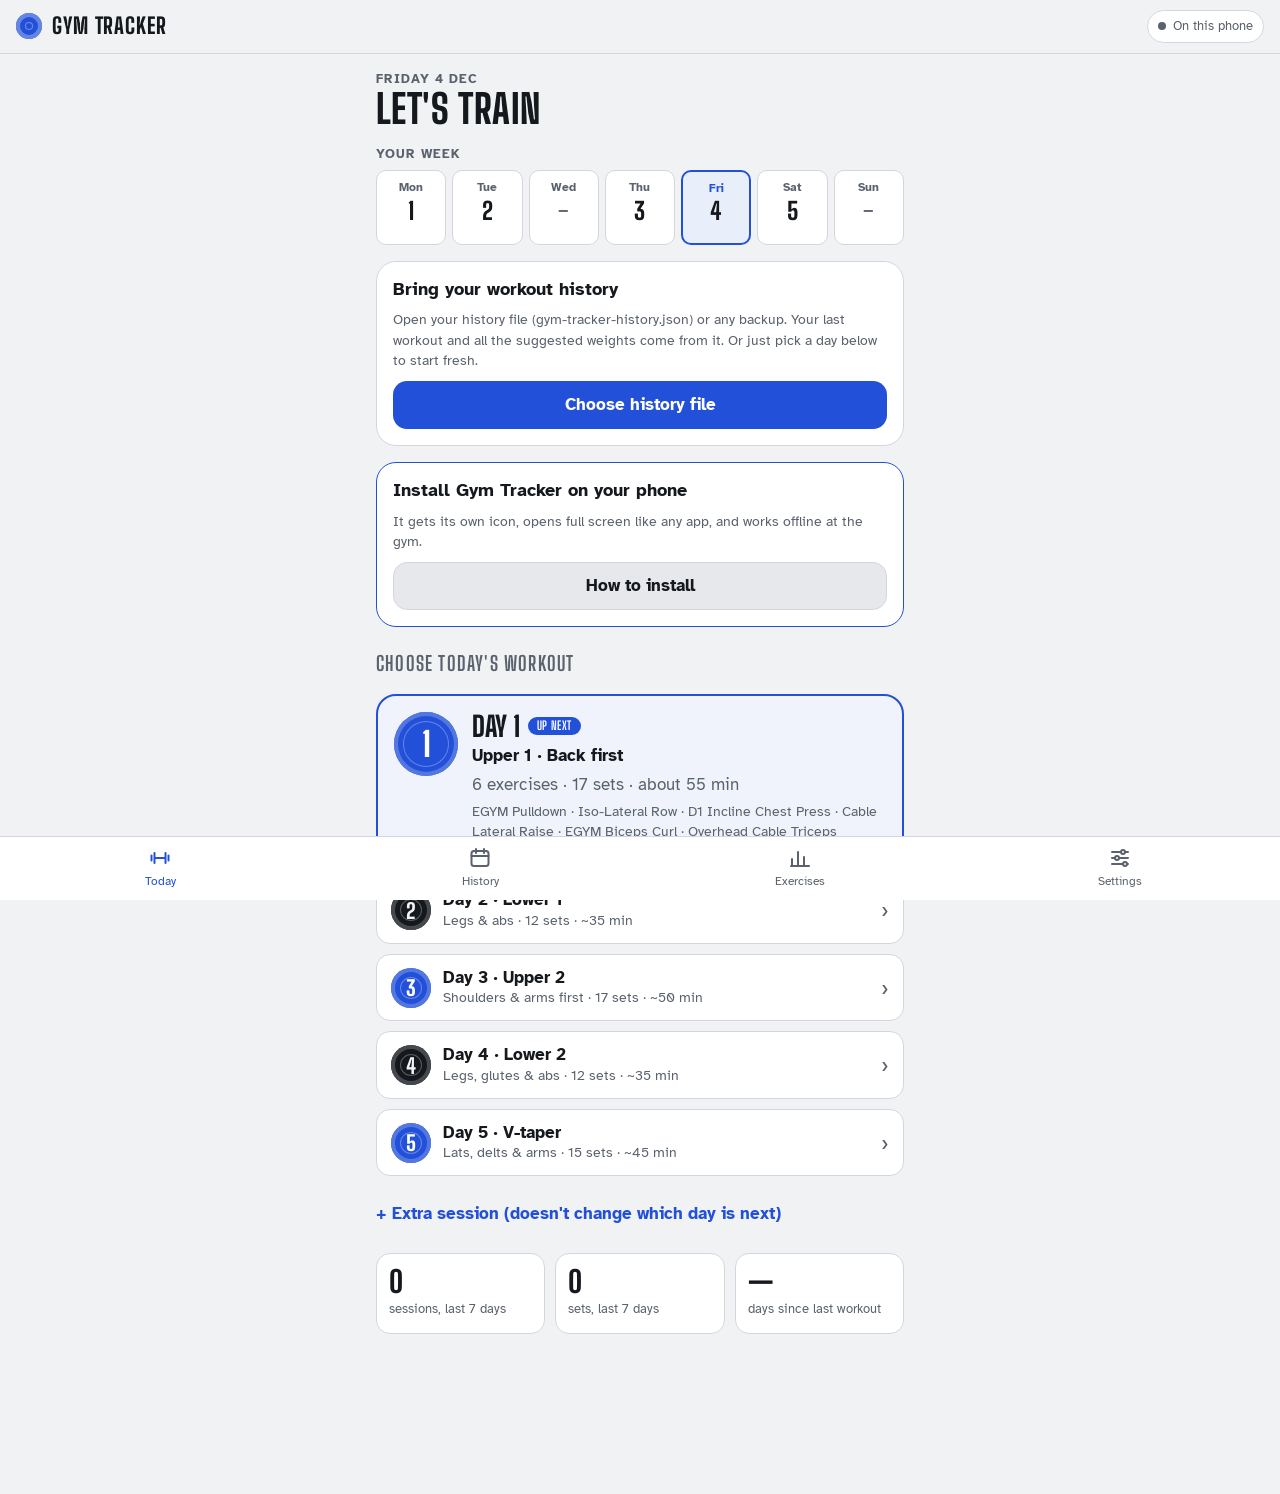
<file: index.html>
<!DOCTYPE html>
<html lang="en">
<head>
<meta charset="utf-8">
<meta name="viewport" content="width=device-width, initial-scale=1">
<title>Gym Tracker</title>
<meta name="theme-color" content="#121416">
<link rel="manifest" href="manifest.webmanifest">
<link rel="icon" type="image/png" sizes="192x192" href="icons/icon-192.png">
<link rel="apple-touch-icon" href="icons/apple-180.png">
<script>window.GYM_MODE = "pwa";</script>
<link rel="preconnect" href="https://fonts.googleapis.com">
<link rel="preconnect" href="https://fonts.gstatic.com" crossorigin>
<link rel="stylesheet" href="https://fonts.googleapis.com/css2?family=Big+Shoulders+Display:wght@600;700;800&display=swap">
<link rel="stylesheet" href="https://fonts.googleapis.com/css2?family=Barlow+Condensed:wght@600;700;800&display=swap">
<link rel="stylesheet" href="https://fonts.googleapis.com/css2?family=Atkinson+Hyperlegible:wght@400;700&display=swap">
<style>
/* Layout idea: one narrow column built around a single set card — the weight is a scoreboard numeral, workouts are bumper plates. */
:root {
  --bg: #121416; --surface: #1b1e22; --surface-2: #252a30; --ink: #eef1f4; --muted: #9aa3ad; --line: #2e343b;
  --accent: #f0a93a; --on-accent: #1a1206;
  --good: #3ecf8e; --warn: #f5b942; --danger: #ff6b6b;
  --f-display: "Big Shoulders Display", "Barlow Condensed", "Roboto Condensed", "Arial Narrow", sans-serif;
  --f-body: "Atkinson Hyperlegible", "Roboto", system-ui, -apple-system, "Segoe UI", sans-serif;
  --r-lg: 20px; --r-md: 14px; --r-sm: 10px;
  --nav-h: 64px;
  color-scheme: dark;
}
:root[data-skin="iron"]     { --bg:#121416; --surface:#1b1e22; --surface-2:#252a30; --ink:#eef1f4; --muted:#9aa3ad; --line:#2e343b; --accent:#f0a93a; --on-accent:#1a1206; }
:root[data-skin="red25"]    { --bg:#140f10; --surface:#1f1718; --surface-2:#2b2022; --ink:#f7eeee; --muted:#b59fa1; --line:#3b2c2e; --accent:#ff5a52; --on-accent:#1d0604; }
:root[data-skin="blue20"]   { --bg:#0b111e; --surface:#121a2c; --surface-2:#1a253e; --ink:#eaf0ff; --muted:#95a4c6; --line:#26324e; --accent:#4f8dff; --on-accent:#03102b; }
:root[data-skin="yellow15"] { --bg:#0f0f0b; --surface:#1a1a14; --surface-2:#25251c; --ink:#f8f6e8; --muted:#b5b29b; --line:#34332a; --accent:#ffd23f; --on-accent:#1c1800; }
:root[data-skin="green10"]  { --bg:#0c1410; --surface:#132019; --surface-2:#1b2c22; --ink:#eaf5ee; --muted:#94ad9d; --line:#284133; --accent:#3ddc84; --on-accent:#03170b; }
:root[data-skin="amoled"]   { --bg:#000000; --surface:#0d0d10; --surface-2:#18181c; --ink:#f2f2f5; --muted:#8f8f98; --line:#232328; --accent:#b28cff; --on-accent:#14062e; }
:root[data-skin="ocean"]    { --bg:#08161a; --surface:#0e2227; --surface-2:#153038; --ink:#e6f6f7; --muted:#8fb4b9; --line:#1f3e46; --accent:#2fd4d0; --on-accent:#002523; }
:root[data-skin="plum"]     { --bg:#170f17; --surface:#221722; --surface-2:#2e1f2e; --ink:#f7ecf5; --muted:#b69cb2; --line:#3d2b3c; --accent:#ff7eb6; --on-accent:#2a0718; }
:root[data-skin="chalk"]    { --bg:#f1f2f4; --surface:#ffffff; --surface-2:#e6e8ec; --ink:#15181c; --muted:#5a626d; --line:#d3d7dd; --accent:#2350d8; --on-accent:#ffffff; --good:#13804f; --warn:#a66a00; --danger:#c62828; color-scheme: light; }
:root[data-skin="steel"]    { --bg:#e7edf0; --surface:#f8fafb; --surface-2:#d9e2e7; --ink:#0f1f29; --muted:#4b606d; --line:#c3d0d7; --accent:#0d8579; --on-accent:#ffffff; --good:#13804f; --warn:#a66a00; --danger:#c62828; color-scheme: light; }
:root[data-skin="daylight"] { --bg:#fafafa; --surface:#ffffff; --surface-2:#eeeeee; --ink:#111111; --muted:#555555; --line:#dcdcdc; --accent:#d7262d; --on-accent:#ffffff; --good:#13804f; --warn:#a66a00; --danger:#b71c1c; color-scheme: light; }
:root[data-skin="lilac"]    { --bg:#f3f1fa; --surface:#ffffff; --surface-2:#e7e3f5; --ink:#1b1630; --muted:#5e5779; --line:#d7d1ec; --accent:#6a4be4; --on-accent:#ffffff; --good:#13804f; --warn:#a66a00; --danger:#c62828; color-scheme: light; }

* { box-sizing: border-box; }
[hidden] { display: none !important; }
html { -webkit-text-size-adjust: 100%; }
body {
  margin: 0; background: var(--bg); color: var(--ink); font-family: var(--f-body); font-size: 17px; line-height: 1.45;
  overflow-x: hidden; -webkit-tap-highlight-color: transparent;
}
button, input, textarea, select { font: inherit; color: inherit; }
button { cursor: pointer; }
:focus-visible { outline: 3px solid var(--accent); outline-offset: 2px; }
h1, h2, h3 { text-wrap: balance; margin: 0; }
p { margin: 0; }
.num, .tab-num { font-variant-numeric: tabular-nums; }

/* ---------- frame ---------- */
.topbar {
  position: sticky; top: 0; z-index: 20; display: flex; align-items: center; justify-content: space-between; gap: 12px;
  padding: 10px 16px; background: color-mix(in srgb, var(--bg) 88%, transparent); backdrop-filter: blur(10px);
  border-bottom: 1px solid var(--line);
}
.brand { display: flex; align-items: center; gap: 10px; font-family: var(--f-display); font-weight: 800; font-size: 22px; letter-spacing: .04em; text-transform: uppercase; }
.brand-mark { width: 26px; height: 26px; border-radius: 50%; background: var(--accent); box-shadow: inset 0 0 0 4px color-mix(in srgb, var(--on-accent) 30%, transparent), inset 0 0 0 9px var(--accent), inset 0 0 0 10px color-mix(in srgb, var(--on-accent) 35%, transparent); }
.sync { display: inline-flex; align-items: center; gap: 7px; padding: 6px 10px; border-radius: 999px; border: 1px solid var(--line); background: var(--surface); font-size: 13px; color: var(--muted); }
.sync i { width: 8px; height: 8px; border-radius: 50%; background: var(--muted); }
.sync[data-s="synced"] i { background: var(--good); }
.sync[data-s="saving"] i, .sync[data-s="connecting"] i { background: var(--warn); }
.sync[data-s="offline"] i, .sync[data-s="error"] i { background: var(--danger); }

main { max-width: 560px; margin: 0 auto; padding: 16px 16px calc(var(--nav-h) + 96px); }
.screen { display: flex; flex-direction: column; gap: 16px; min-width: 0; }

.nav {
  position: fixed; left: 0; right: 0; bottom: 0; z-index: 30; height: var(--nav-h);
  display: grid; grid-template-columns: repeat(4, 1fr); background: var(--surface); border-top: 1px solid var(--line);
}
.nav button { border: 0; background: none; display: flex; flex-direction: column; align-items: center; justify-content: center; gap: 3px; font-size: 12px; color: var(--muted); min-height: 48px; }
.nav button svg { width: 24px; height: 24px; }
.nav button[aria-current="page"] { color: var(--accent); }
.nav button[aria-current="page"] svg { stroke: var(--accent); }

/* ---------- type ---------- */
.eyebrow { font-size: 13px; letter-spacing: .08em; text-transform: uppercase; color: var(--muted); font-weight: 700; }
.h-display { font-family: var(--f-display); font-weight: 800; font-size: 40px; line-height: 1; text-transform: uppercase; letter-spacing: .01em; }
.h2 { font-family: var(--f-display); font-weight: 800; font-size: 26px; line-height: 1.05; text-transform: uppercase; letter-spacing: .02em; }
.h3 { font-size: 18px; font-weight: 700; line-height: 1.25; }
.muted { color: var(--muted); }
.small { font-size: 14px; }
.section-title { font-family: var(--f-display); font-weight: 700; font-size: 20px; text-transform: uppercase; letter-spacing: .06em; color: var(--muted); margin-top: 6px; }

/* ---------- cards & buttons ---------- */
.card { background: var(--surface); border: 1px solid var(--line); border-radius: var(--r-lg); padding: 16px; min-width: 0; }
.row { display: flex; align-items: center; gap: 12px; min-width: 0; }
.grow { flex: 1; min-width: 0; }
.btn {
  display: inline-flex; align-items: center; justify-content: center; gap: 8px; min-height: 48px; padding: 0 18px;
  border-radius: var(--r-md); border: 1px solid var(--line); background: var(--surface-2); font-weight: 700; text-align: center;
}
.btn.primary { background: var(--accent); color: var(--on-accent); border-color: transparent; }
.btn.ghost { background: transparent; }
.btn.danger { color: var(--danger); background: transparent; border-color: color-mix(in srgb, var(--danger) 45%, var(--line)); }
.btn.xl { min-height: 60px; font-size: 20px; width: 100%; border-radius: 16px; }
.btn.block { width: 100%; }
.btn:disabled { opacity: .45; cursor: default; }
.btn:active:not(:disabled) { transform: translateY(1px); }
.back { align-self: flex-start; border: 0; background: none; color: var(--muted); font-weight: 700; padding: 8px 0; min-height: 44px; display: inline-flex; align-items: center; gap: 6px; }
.linkish { border: 0; background: none; color: var(--accent); font-weight: 700; padding: 10px 0; min-height: 44px; text-align: left; }
.tag { display: inline-flex; align-items: center; gap: 4px; padding: 3px 9px; border-radius: 999px; font-size: 12px; font-weight: 700; letter-spacing: .03em; text-transform: uppercase; background: var(--surface-2); color: var(--muted); white-space: nowrap; }
.tag.accent { background: var(--accent); color: var(--on-accent); }
.tag.good { background: color-mix(in srgb, var(--good) 18%, transparent); color: var(--good); }
.tag.warn { background: color-mix(in srgb, var(--warn) 18%, transparent); color: var(--warn); }
.tag.danger { background: color-mix(in srgb, var(--danger) 16%, transparent); color: var(--danger); }

/* bumper-plate badge */
.plate {
  --pc: var(--accent); --pt: var(--on-accent);
  flex: none; width: 52px; height: 52px; border-radius: 50%; display: grid; place-items: center;
  background: var(--pc); color: var(--pt); font-family: var(--f-display); font-weight: 800; font-size: 27px; line-height: 1;
  box-shadow: inset 0 0 0 4px color-mix(in srgb, var(--pt) 22%, transparent), inset 0 0 0 9px var(--pc), inset 0 0 0 10px color-mix(in srgb, var(--pt) 30%, transparent);
}
.plate.k-B { --pc: var(--ink); --pt: var(--bg); }
.plate.k-extra, .plate.k-legacy { --pc: var(--surface-2); --pt: var(--ink); font-size: 18px; }
.plate.lg { width: 64px; height: 64px; font-size: 34px; }
.plate.sm { width: 40px; height: 40px; font-size: 21px; }

/* ---------- home ---------- */
.last { display: flex; gap: 14px; align-items: center; }
.last .big { font-size: 20px; font-weight: 700; line-height: 1.2; }
.choices { display: grid; gap: 12px; }
.choice {
  display: flex; gap: 14px; align-items: flex-start; text-align: left; width: 100%; padding: 16px; border-radius: var(--r-lg);
  border: 2px solid var(--line); background: var(--surface);
}
.choice.is-next { border-color: var(--accent); background: color-mix(in srgb, var(--accent) 7%, var(--surface)); }
.choice-body { display: flex; flex-direction: column; gap: 4px; min-width: 0; flex: 1; }
.choice-title { display: flex; align-items: center; gap: 8px; flex-wrap: wrap; font-family: var(--f-display); font-weight: 800; font-size: 28px; line-height: 1; text-transform: uppercase; }
.choice-meta { font-weight: 700; }
.choice-list { color: var(--muted); font-size: 14px; }
.stats { display: grid; grid-template-columns: repeat(3, 1fr); gap: 10px; }
.stat { background: var(--surface); border: 1px solid var(--line); border-radius: var(--r-md); padding: 12px; }
.stat b { display: block; font-family: var(--f-display); font-size: 30px; line-height: 1; font-weight: 800; }
.stat span { font-size: 13px; color: var(--muted); }

/* week strip */
.week { display: grid; grid-template-columns: repeat(7, minmax(0, 1fr)); gap: 6px; }
.wd { display: grid; justify-items: center; gap: 2px; padding: 8px 0 6px; border-radius: var(--r-sm); background: var(--surface); border: 1px solid var(--line); font-size: 12px; font-weight: 700; color: var(--muted); }
.wd b { font-family: var(--f-display); font-weight: 800; font-size: 24px; line-height: 1; color: var(--ink); }
.wd i { font-style: normal; font-size: 12px; line-height: 1; min-height: 12px; color: var(--good); }
.wd.off b { color: var(--muted); font-weight: 600; }
.wd.today { border: 2px solid var(--accent); background: color-mix(in srgb, var(--accent) 10%, var(--surface)); }
.wd.today span { color: var(--accent); }

/* ---------- plan ---------- */
.plan-head { display: flex; gap: 14px; align-items: center; }
.plan-list { list-style: none; margin: 0; padding: 0; display: grid; gap: 12px; counter-reset: ex; }
.pe { background: var(--surface); border: 1px solid var(--line); border-radius: var(--r-lg); padding: 14px; display: grid; gap: 10px; }
.pe.skipped { opacity: .55; }
.pe.skipped .pe-sets { display: none; }
.pe-top { display: flex; gap: 10px; align-items: flex-start; }
.pe-num { flex: none; width: 28px; height: 28px; border-radius: 50%; background: var(--surface-2); display: grid; place-items: center; font-weight: 700; font-size: 14px; }
.pe-name { font-weight: 700; font-size: 18px; line-height: 1.25; }
.basis { display: inline-block; margin-left: 6px; font-size: 12px; font-weight: 700; color: var(--muted); text-transform: uppercase; letter-spacing: .04em; white-space: nowrap; }
.pe-sets { display: grid; gap: 4px; }
.pset { display: grid; grid-template-columns: 52px 1fr auto; gap: 8px; align-items: baseline; padding: 6px 10px; border-radius: var(--r-sm); background: var(--surface-2); font-size: 15px; }
.pset .w { font-family: var(--f-display); font-weight: 800; font-size: 22px; line-height: 1; }
.pset .w small { font-family: var(--f-body); font-size: 12px; font-weight: 700; color: var(--muted); margin-left: 3px; }
.pset .note { grid-column: 1 / -1; font-size: 13px; color: var(--muted); }
.why { font-size: 14px; color: var(--muted); }
.why b { color: var(--ink); }
.pe-actions { display: flex; flex-wrap: wrap; gap: 8px; }
.chip-btn { min-height: 40px; padding: 0 12px; border-radius: 999px; border: 1px solid var(--line); background: transparent; font-size: 14px; font-weight: 700; }
.sticky-cta { position: sticky; bottom: calc(var(--nav-h) + 10px); z-index: 10; padding-top: 6px; }
.sticky-cta .btn { box-shadow: 0 10px 30px color-mix(in srgb, var(--bg) 80%, transparent); }

/* ---------- workout ---------- */
.wk-progress { height: 6px; border-radius: 99px; background: var(--surface-2); overflow: hidden; }
.wk-progress i { display: block; height: 100%; background: var(--accent); border-radius: 99px; transition: width .4s ease; }
.wk-meta { display: flex; justify-content: space-between; gap: 10px; font-size: 14px; color: var(--muted); font-weight: 700; margin-top: 8px; }

.rest { display: grid; grid-template-columns: 1fr auto auto; gap: 8px; align-items: center; padding: 10px 12px; border-radius: var(--r-md); background: var(--surface-2); border: 1px solid var(--line); position: relative; overflow: hidden; }
.rest .rest-bar { position: absolute; left: 0; bottom: 0; height: 3px; background: var(--accent); }
.rest .rest-t { font-family: var(--f-display); font-size: 30px; font-weight: 800; line-height: 1; }
.rest .rest-t small { font-family: var(--f-body); font-size: 13px; font-weight: 700; color: var(--muted); margin-left: 8px; text-transform: uppercase; letter-spacing: .05em; }
.rest.over { background: var(--accent); color: var(--on-accent); border-color: transparent; }
.rest.over small { color: var(--on-accent); }
.rest .chip-btn { border-color: currentColor; }

.setcard { background: var(--surface); border: 1px solid var(--line); border-radius: 24px; padding: 18px 16px; display: grid; gap: 14px; }
.ex-kicker { display: flex; justify-content: space-between; gap: 8px; font-size: 13px; text-transform: uppercase; letter-spacing: .07em; color: var(--muted); font-weight: 700; }
.ex-name { font-family: var(--f-display); font-weight: 800; font-size: 34px; line-height: .98; text-transform: uppercase; letter-spacing: .01em; }
.ex-setup { font-size: 14px; color: var(--muted); }
.setline { display: flex; align-items: center; justify-content: space-between; gap: 12px; flex-wrap: wrap; }
.set-label { font-weight: 700; font-size: 18px; }
.dots { display: flex; gap: 6px; }
.dots i { width: 20px; height: 20px; border-radius: 50%; border: 2px solid var(--line); }
.dots i.done { background: var(--accent); border-color: var(--accent); box-shadow: inset 0 0 0 4px color-mix(in srgb, var(--on-accent) 25%, transparent); }
.dots i.cur { border-color: var(--accent); }
.target { display: grid; grid-template-columns: auto 1fr; gap: 4px 16px; align-items: end; padding: 14px; border-radius: var(--r-md); background: var(--surface-2); }
.big-w { font-family: var(--f-display); font-weight: 800; font-size: 84px; line-height: .82; letter-spacing: -.01em; }
.big-w small { font-family: var(--f-body); font-size: 16px; font-weight: 700; color: var(--muted); letter-spacing: 0; margin-left: 4px; }
.big-w.unknown { font-size: 44px; line-height: 1; }
.target-side { display: grid; gap: 2px; padding-bottom: 4px; min-width: 0; }
.target-reps { font-family: var(--f-display); font-weight: 800; font-size: 30px; line-height: 1; }
.target-reps small, .target-rir small { font-family: var(--f-body); font-size: 13px; font-weight: 700; color: var(--muted); margin-left: 4px; }
.target-rir { font-family: var(--f-display); font-weight: 700; font-size: 22px; line-height: 1.1; }
.target .basis-line { grid-column: 1 / -1; font-size: 13px; font-weight: 700; color: var(--muted); text-transform: uppercase; letter-spacing: .05em; }
.coach { display: grid; gap: 6px; font-size: 15px; }
.coach .aim { font-weight: 700; color: var(--accent); }
.coach .why-now { color: var(--ink); }
.coach .lastline { color: var(--muted); }

.field { display: grid; gap: 8px; }
.field > label, .field > .lbl { font-weight: 700; font-size: 15px; }
.field .lbl-sub { font-weight: 400; color: var(--muted); }
.stepper { display: grid; grid-template-columns: 64px 1fr 64px; gap: 8px; }
.stepper button { min-height: 60px; border-radius: var(--r-md); border: 1px solid var(--line); background: var(--surface-2); font-size: 22px; font-weight: 800; }
.stepper button.w-step { font-size: 15px; }
.stepper input {
  width: 100%; min-width: 0; min-height: 60px; text-align: center; border-radius: var(--r-md); border: 2px solid var(--line); background: var(--bg);
  font-family: var(--f-display); font-weight: 800; font-size: 34px;
}
.stepper input::placeholder { color: color-mix(in srgb, var(--muted) 70%, transparent); }
.stepper input:focus { border-color: var(--accent); outline: none; }
.stepper input.err { border-color: var(--danger); }
.err-msg { color: var(--danger); font-size: 14px; font-weight: 700; }
.chips { display: flex; flex-wrap: wrap; gap: 8px; }
.chips.fit { display: grid; grid-template-columns: repeat(var(--n, 5), minmax(0, 1fr)); gap: 6px; }
.chips.fit button { min-width: 0; padding: 0; }
#logform { display: grid; gap: 18px; }
.chips button { min-width: 48px; min-height: 44px; padding: 0 10px; border-radius: 12px; border: 1px solid var(--line); background: transparent; font-weight: 700; font-size: 17px; }
.chips button[aria-pressed="true"] { background: var(--accent); color: var(--on-accent); border-color: transparent; }
.ex-actions { display: grid; grid-template-columns: repeat(3, 1fr); gap: 8px; }
.ex-actions button { min-height: 48px; border-radius: var(--r-md); border: 1px solid var(--line); background: transparent; font-weight: 700; font-size: 14px; padding: 4px 6px; line-height: 1.15; }

.logged { display: grid; gap: 6px; }
.lset { display: grid; grid-template-columns: 64px 1fr auto; align-items: center; gap: 10px; padding: 10px 12px; border-radius: var(--r-sm); background: var(--surface-2); border: 0; text-align: left; width: 100%; min-height: 48px; }
.lset .n { color: var(--muted); font-size: 14px; font-weight: 700; }
.lset .v { font-weight: 700; font-variant-numeric: tabular-nums; }
.lset .x { color: var(--muted); font-size: 13px; }
.lset.edited .v::after { content: " · edited"; color: var(--muted); font-weight: 400; font-size: 13px; }

.queue { display: grid; gap: 8px; }
.q { display: grid; grid-template-columns: 30px 1fr auto; gap: 10px; align-items: center; padding: 12px; border-radius: var(--r-md); background: var(--surface); border: 1px solid var(--line); }
.q.cur { border-color: var(--accent); }
.q.done { opacity: .7; }
.q.skipped { opacity: .5; }
.q .qn { width: 28px; height: 28px; border-radius: 50%; display: grid; place-items: center; font-size: 13px; font-weight: 700; background: var(--surface-2); }
.q.done .qn { background: var(--good); color: var(--bg); }
.q .qt { font-weight: 700; line-height: 1.2; }
.q .qs { font-size: 13px; color: var(--muted); }
.alldone { text-align: center; display: grid; gap: 12px; justify-items: center; padding: 26px 16px; }

/* ---------- history / exercises ---------- */
.list { display: grid; gap: 10px; }
.item { display: flex; gap: 12px; align-items: center; text-align: left; width: 100%; padding: 12px 14px; border-radius: var(--r-md); border: 1px solid var(--line); background: var(--surface); min-height: 64px; }
.item .t { font-weight: 700; line-height: 1.25; }
.item .s { font-size: 14px; color: var(--muted); }
.item .chev { color: var(--muted); font-size: 22px; flex: none; }
.month { font-size: 13px; font-weight: 700; letter-spacing: .08em; text-transform: uppercase; color: var(--muted); margin-top: 8px; }
.ex-block { display: grid; gap: 8px; }
.ex-block-h { display: flex; justify-content: space-between; align-items: baseline; gap: 10px; }
.note { font-size: 14px; color: var(--muted); padding: 10px 12px; border-left: 3px solid var(--accent); background: var(--surface-2); border-radius: 0 var(--r-sm) var(--r-sm) 0; }
.kv { display: grid; grid-template-columns: 1fr 1fr; gap: 10px; }
.kv .stat b { font-size: 26px; }
.spark { width: 100%; height: auto; display: block; }
.spark .ln { fill: none; stroke: var(--accent); stroke-width: 2.5; }
.spark .ar { fill: color-mix(in srgb, var(--accent) 14%, transparent); }
.spark .gd { stroke: var(--line); stroke-width: 1; }
.spark text { fill: var(--muted); font-size: 11px; font-family: var(--f-body); }
.spark circle { fill: var(--accent); }
.form-grid { display: grid; grid-template-columns: 1fr 1fr; gap: 12px; }
.input { width: 100%; min-width: 0; min-height: 48px; padding: 10px 12px; border-radius: var(--r-sm); border: 1px solid var(--line); background: var(--bg); font-size: 17px; }
textarea.input { min-height: 84px; resize: vertical; }
.input:focus { border-color: var(--accent); outline: none; }

.pg { display: grid; gap: 10px; padding: 14px; border-radius: var(--r-lg); background: var(--surface); border: 1px solid var(--line); }
.pg-fields { display: grid; grid-template-columns: 1.1fr 1fr 1fr; gap: 8px; }
.pg-fields label { font-size: 12px; font-weight: 700; color: var(--muted); text-transform: uppercase; letter-spacing: .05em; display: grid; gap: 4px; }
.mini-step { display: grid; grid-template-columns: 36px 1fr 36px; align-items: center; border: 1px solid var(--line); border-radius: var(--r-sm); background: var(--bg); min-height: 48px; }
.mini-step button { border: 0; background: none; font-size: 20px; font-weight: 800; min-height: 46px; }
.mini-step span { text-align: center; font-weight: 800; font-size: 18px; color: var(--ink); }

/* ---------- settings ---------- */
.themes { display: grid; grid-template-columns: repeat(3, 1fr); gap: 10px; }
.theme {
  border-radius: var(--r-md); border: 2px solid var(--line); padding: 0; overflow: hidden; background: none; text-align: left; min-height: 84px;
  display: grid; grid-template-rows: 1fr auto;
}
.theme[aria-pressed="true"] { border-color: var(--accent); box-shadow: 0 0 0 2px var(--accent); }
.theme .sw { display: flex; align-items: center; gap: 6px; padding: 12px 10px; }
.theme .sw i { width: 22px; height: 22px; border-radius: 50%; }
.theme .sw b { flex: 1; height: 8px; border-radius: 4px; opacity: .5; }
.theme .nm { padding: 6px 10px 8px; font-size: 13px; font-weight: 700; }
.toggle { display: flex; align-items: center; justify-content: space-between; gap: 12px; padding: 12px 0; border-bottom: 1px solid var(--line); min-height: 56px; width: 100%; border-left: 0; border-right: 0; border-top: 0; background: none; text-align: left; }
.toggle:last-child { border-bottom: 0; }
.switch { flex: none; width: 52px; height: 30px; border-radius: 99px; background: var(--surface-2); border: 1px solid var(--line); position: relative; }
.switch::after { content: ""; position: absolute; top: 3px; left: 3px; width: 22px; height: 22px; border-radius: 50%; background: var(--muted); transition: transform .2s ease; }
.toggle[aria-checked="true"] .switch { background: var(--accent); border-color: transparent; }
.toggle[aria-checked="true"] .switch::after { transform: translateX(22px); background: var(--on-accent); }
.btn-row { display: flex; flex-wrap: wrap; gap: 10px; }
.btn-row .btn { flex: 1 1 140px; }

/* ---------- sheet dialog & toast ---------- */
.scrim { position: fixed; inset: 0; z-index: 50; background: rgba(0,0,0,.55); }
.sheet {
  position: fixed; left: 0; right: 0; bottom: 0; z-index: 51; max-height: 86vh; overflow-y: auto; overscroll-behavior: contain;
  background: var(--surface); border-radius: 24px 24px 0 0; border-top: 1px solid var(--line); padding: 10px 16px 24px;
  max-width: 600px; margin: 0 auto; display: grid; gap: 14px;
}
.sheet::before { content: ""; justify-self: center; width: 44px; height: 5px; border-radius: 3px; background: var(--line); }
.sheet .pick { display: grid; gap: 8px; }
.toast {
  position: fixed; left: 12px; right: 12px; bottom: calc(var(--nav-h) + 12px); z-index: 40; max-width: 536px; margin: 0 auto;
  display: flex; align-items: center; gap: 12px; padding: 12px 14px; border-radius: var(--r-md); background: var(--ink); color: var(--bg); font-weight: 700; font-size: 15px;
  box-shadow: 0 12px 30px rgba(0,0,0,.35);
}
.toast span { flex: 1; min-width: 0; }
.toast button { border: 0; background: none; color: var(--bg); font-weight: 800; text-decoration: underline; min-height: 40px; padding: 0 6px; }

@media (max-width: 360px) {
  .big-w { font-size: 70px; }
  .ex-name { font-size: 30px; }
  .themes { grid-template-columns: repeat(2, 1fr); }
  .pg-fields { grid-template-columns: 1fr 1fr; }
}
@media (prefers-reduced-motion: reduce) { * { transition: none !important; animation: none !important; scroll-behavior: auto !important; } }

</style>
</head>
<body>
<header class="topbar">
  <div class="brand"><span class="brand-mark" aria-hidden="true"></span>Gym Tracker</div>
  <button class="sync" id="sync" data-act="go-data" data-s="local" aria-label="Sync status"><i></i><span id="sync-t">On this phone</span></button>
</header>
<main id="main"></main>
<nav class="nav" aria-label="Main">
  <button data-act="nav" data-tab="today" aria-current="page"><svg viewBox="0 0 24 24" fill="none" stroke="currentColor" stroke-width="2" stroke-linecap="round" aria-hidden="true"><path d="M6.5 7v10M3.5 9.5v5M17.5 7v10M20.5 9.5v5M6.5 12h11"/></svg><span id="nav-today-t">Today</span></button>
  <button data-act="nav" data-tab="history"><svg viewBox="0 0 24 24" fill="none" stroke="currentColor" stroke-width="2" stroke-linecap="round" aria-hidden="true"><rect x="3.5" y="5" width="17" height="15" rx="2.5"/><path d="M3.5 10h17M8 3v4M16 3v4"/></svg><span>History</span></button>
  <button data-act="nav" data-tab="exercises"><svg viewBox="0 0 24 24" fill="none" stroke="currentColor" stroke-width="2" stroke-linecap="round" aria-hidden="true"><path d="M4 20V13M10 20V6M16 20v-9M21 20H3"/></svg><span>Exercises</span></button>
  <button data-act="nav" data-tab="settings"><svg viewBox="0 0 24 24" fill="none" stroke="currentColor" stroke-width="2" stroke-linecap="round" aria-hidden="true"><path d="M4 6h9M17 6h3M4 12h3M11 12h9M4 18h11M19 18h1"/><circle cx="15" cy="6" r="2"/><circle cx="9" cy="12" r="2"/><circle cx="17" cy="18" r="2"/></svg><span>Settings</span></button>
</nav>
<div id="toast" class="toast" role="status" aria-live="polite" hidden></div>
<div id="dlg"></div>
<script>
/* Gym Tracker — pure logic: catalog, program, progression engine, rotation. No DOM. */
(function (root) {
  'use strict';

  // ---------- Exercise catalog (one entry per machine/setup) ----------
  // inc = smallest practical weight step on that machine (editable in the app)
  // rest = default rest in seconds
  const VARIANTS = {
    d1_incline_usual: { name: 'D1 Incline Chest Press', basis: 'kg', inc: 4.5, rest: 150, muscle: 'Upper chest', setup: 'Usual incline setup. Keep the same seat, grip and setup each time.' },
    v_squat_usual: { name: 'V-Squat', basis: 'kg', inc: 5, rest: 150, muscle: 'Quads & glutes', setup: 'Your hack-squat replacement. Keep stance and depth the same.' },
    seated_leg_curl_usual: { name: 'Seated Leg Curl', basis: 'kg', inc: 4.5, rest: 105, muscle: 'Hamstrings', setup: 'Usual machine. Range is 8–12 since Nov 4 (the original written program said 10–15).' },
    egym_chest_press: { name: 'EGYM Chest Press', basis: 'kg', inc: 5, rest: 150, muscle: 'Chest', setup: 'Flat-press slot. Separate from D1 and from the iso-lateral bench.' },
    iso_lateral_bench: { name: 'Iso-Lateral Bench Press', basis: 'kg per side', inc: 2.5, rest: 150, muscle: 'Chest', setup: 'Plates per side (you confirmed this on Nov 6).' },
    flat_dumbbell_press_new_variant: { name: 'Flat Dumbbell Press', basis: 'kg per hand', inc: 2, rest: 150, muscle: 'Chest', setup: 'Calibrate separately from the machine presses.' },
    incline_dumbbell_press_new_variant: { name: 'Incline Dumbbell Press', basis: 'kg per hand', inc: 2, rest: 150, muscle: 'Upper chest', setup: 'Calibrate separately from D1.' },
    booty_builder_banded: { name: 'Booty Builder', basis: 'kg plates + 2 bands', inc: 5, rest: 150, muscle: 'Glutes', setup: 'Two bands, each rated 20–23 kg. The bands are not added to the kg.' },
    overhead_cable_triceps: { name: 'Overhead Cable Triceps', basis: 'kg', inc: 2.4, rest: 105, muscle: 'Triceps', setup: 'Overhead extension (not pushdowns).' },
    leg_press_calf: { name: 'Leg Press Calf Raise', basis: 'kg', inc: 4.5, rest: 105, muscle: 'Calves', setup: 'On the leg press machine.' },
    v_squat_calf: { name: 'V-Squat Calf Raise', basis: 'kg', inc: 5, rest: 105, muscle: 'Calves', setup: 'Different from leg-press calves; its weights are tracked separately.' },
    standing_calf_raise_new_variant: { name: 'Standing Calf Raise', basis: 'kg', inc: 5, rest: 105, muscle: 'Calves', setup: 'Tracked separately from the other calf machines.' },
    cable_lateral_usual: { name: 'Cable Lateral Raise', basis: 'kg per arm', inc: 2.3, rest: 90, muscle: 'Side delts', setup: 'Do both arms; the pair counts as one set.' },
    hip_adduction_usual: { name: 'Hip Adduction', basis: 'kg', inc: 4.5, rest: 90, muscle: 'Inner thighs', setup: 'Usual machine.' },
    hip_abduction_usual: { name: 'Hip Abduction', basis: 'kg', inc: 4.5, rest: 90, muscle: 'Outer hips', setup: 'Usual machine.' },
    hammer_strength_abs: { name: 'Hammer Strength Abs', basis: 'kg plates', inc: 2.5, rest: 90, muscle: 'Abs', setup: 'Plate-loaded. The kg is the plates you load.' },
    egym_pulldown: { name: 'EGYM Pulldown', basis: 'kg', inc: 5, rest: 150, muscle: 'Lats', setup: 'Separate from other pulldown machines.' },
    iso_lateral_row: { name: 'Iso-Lateral Row', basis: 'kg per arm', inc: 2.5, rest: 150, muscle: 'Upper back', setup: 'Chest-supported. Plates per arm.' },
    leg_extension_usual: { name: 'Leg Extension', basis: 'kg', inc: 4.5, rest: 105, muscle: 'Quads', setup: 'Usual machine.' },
    rear_delt_usual: { name: 'Rear-Delt Machine', basis: 'kg', inc: 4.5, rest: 90, muscle: 'Rear delts', setup: 'Usual setup.' },
    egym_biceps_curl: { name: 'EGYM Biceps Curl', basis: 'kg', inc: 5, rest: 105, muscle: 'Biceps', setup: 'Your current biceps choice.' },
    preacher_curl_new_variant: { name: 'Preacher Curl', basis: 'kg', inc: 2.5, rest: 105, muscle: 'Biceps', setup: 'Tracked separately from the EGYM curl.' },
    b3_back_extension: { name: 'B3 Back Extension', basis: 'kg', inc: 4.5, rest: 105, muscle: 'Lower back', setup: 'Back-extension machine: lower-back work.' },
    straight_arm_cable_pulldown_legacy: { name: 'Straight-Arm Cable Pulldown', basis: 'kg', inc: 2.3, rest: 90, muscle: 'Lats', setup: 'Arms almost straight, pull the bar down to your thighs. Lats only, no biceps.' },
    one_arm_cable_curl_legacy: { name: 'One-Arm Cable Curl', basis: 'kg per arm', inc: 2.3, rest: 90, muscle: 'Biceps', setup: 'From your older split.', legacy: true }
  };

  const COMPOUND_REST = 150;

  function ex(v, sets, lo, hi, rir, alts) { return { v, sets, lo, hi, rir, alts: alts || [] }; }

  // 5-day V-taper split (from 9 Nov 2026): back, side delts and arms 3x a week; legs and chest twice.
  function defaultProgram() {
    return {
      version: 2,
      id: 'vtaper5',
      name: '5-day V-taper split (9 Nov 2026)',
      order: ['D1', 'D2', 'D3', 'D4', 'D5'],
      dayInfo: {
        D1: { name: 'Upper 1', focus: 'Back first', tone: 'upper' },
        D2: { name: 'Lower 1', focus: 'Legs & abs', tone: 'lower' },
        D3: { name: 'Upper 2', focus: 'Shoulders & arms first', tone: 'upper' },
        D4: { name: 'Lower 2', focus: 'Legs, glutes & abs', tone: 'lower' },
        D5: { name: 'V-taper', focus: 'Lats, delts & arms', tone: 'upper' }
      },
      // usual week, indexed like Date.getDay(): Sun, Mon … Sat (null = rest)
      schedule: [null, 'D1', 'D2', null, 'D3', 'D4', 'D5'],
      days: {
        D1: [
          ex('egym_pulldown', 3, 8, 12, [2, 1, 1]),
          ex('iso_lateral_row', 3, 8, 12, [2, 1, 1]),
          ex('d1_incline_usual', 3, 8, 12, [2, 1, 1], ['incline_dumbbell_press_new_variant']),
          ex('cable_lateral_usual', 4, 10, 15, [2, 1, 1, 1]),
          ex('egym_biceps_curl', 2, 8, 12, [2, 1], ['preacher_curl_new_variant']),
          ex('overhead_cable_triceps', 2, 10, 15, [2, 1])
        ],
        D2: [
          ex('v_squat_usual', 3, 8, 12, [2, 2, 1]),
          ex('seated_leg_curl_usual', 2, 8, 12, [2, 1]),
          ex('leg_press_calf', 3, 10, 15, [2, 1, 1], ['v_squat_calf', 'standing_calf_raise_new_variant']),
          ex('hip_adduction_usual', 2, 10, 15, [2, 1]),
          ex('hammer_strength_abs', 2, 10, 15, [2, 1])
        ],
        D3: [
          ex('cable_lateral_usual', 4, 10, 15, [2, 1, 1, 1]),
          ex('egym_chest_press', 3, 8, 12, [2, 1, 1], ['iso_lateral_bench', 'flat_dumbbell_press_new_variant']),
          ex('straight_arm_cable_pulldown_legacy', 3, 10, 15, [2, 1, 1]),
          ex('rear_delt_usual', 2, 8, 12, [2, 1]),
          ex('overhead_cable_triceps', 3, 10, 15, [2, 1, 1]),
          ex('egym_biceps_curl', 2, 8, 12, [2, 1], ['preacher_curl_new_variant'])
        ],
        D4: [
          ex('leg_extension_usual', 2, 10, 15, [2, 1]),
          ex('booty_builder_banded', 2, 8, 12, [2, 1]),
          ex('seated_leg_curl_usual', 2, 8, 12, [2, 1]),
          ex('b3_back_extension', 2, 10, 15, [2, 2]),
          ex('hip_abduction_usual', 2, 10, 15, [2, 1]),
          ex('hammer_strength_abs', 2, 10, 15, [2, 1])
        ],
        D5: [
          ex('egym_pulldown', 3, 8, 12, [2, 1, 1]),
          ex('iso_lateral_row', 2, 8, 12, [2, 1]),
          ex('cable_lateral_usual', 4, 10, 15, [2, 1, 1, 1]),
          ex('rear_delt_usual', 2, 8, 12, [2, 1]),
          ex('egym_biceps_curl', 2, 8, 12, [2, 1], ['preacher_curl_new_variant']),
          ex('overhead_cable_triceps', 2, 10, 15, [2, 1])
        ]
      },
      overrides: {},   // per-exercise edits: { inc, rest, setup, name, basis }
      custom: {},      // exercises you add yourself
      // One-off starting loads from the handover where they differ from the rule engine.
      nextLoads: {
        egym_chest_press: { loads: [75, 75], asOf: '2026-11-06', note: 'Starting point from your handover: about 75 kg, then adjust set 2 to how it feels.' }
      }
    };
  }

  // ---------- small helpers ----------
  const r1 = (x) => Math.round(x * 10) / 10;
  function fmtW(w) {
    if (w == null || isNaN(w)) return '—';
    const v = r1(w);
    return (Number.isInteger(v) ? String(v) : v.toFixed(1));
  }
  function fmtReps(r) { return r == null ? '—' : (Number.isInteger(r) ? String(r) : String(r1(r))); }
  function pad2(n) { return (n < 10 ? '0' : '') + n; }
  function isoDate(d) { d = d || new Date(); return d.getFullYear() + '-' + pad2(d.getMonth() + 1) + '-' + pad2(d.getDate()); }
  function parseISO(s) { const [y, m, d] = s.split('-').map(Number); return new Date(y, m - 1, d); }
  function daysBetween(a, b) { return Math.round((parseISO(b) - parseISO(a)) / 86400000); }
  const DOW = ['Sun', 'Mon', 'Tue', 'Wed', 'Thu', 'Fri', 'Sat'];
  const DOWL = ['Sunday', 'Monday', 'Tuesday', 'Wednesday', 'Thursday', 'Friday', 'Saturday'];
  const MON = ['Jan', 'Feb', 'Mar', 'Apr', 'May', 'Jun', 'Jul', 'Aug', 'Sep', 'Oct', 'Nov', 'Dec'];
  function fmtDate(s, long) { const d = parseISO(s); return (long ? DOWL : DOW)[d.getDay()] + ' ' + d.getDate() + ' ' + MON[d.getMonth()]; }
  function relDay(s, today) {
    const n = daysBetween(s, today || isoDate());
    if (n === 0) return 'today';
    if (n === 1) return 'yesterday';
    if (n > 1) return n + ' days ago';
    if (n === -1) return 'tomorrow';
    return 'in ' + (-n) + ' days';
  }
  function clone(o) { return JSON.parse(JSON.stringify(o)); }

  // ---------- program days ----------
  function dayOrder(program) { return (program && program.order && program.order.length) ? program.order.slice() : Object.keys((program && program.days) || {}); }
  function dayNumber(kind, program) { const i = dayOrder(program).indexOf(kind); return i >= 0 ? i + 1 : null; }
  function dayTitle(kind, program, short) {
    if (kind === 'extra') return 'Extra session';
    const n = dayNumber(kind, program);
    const inf = program && program.dayInfo && program.dayInfo[kind];
    if (n && inf) return short ? 'Day ' + n : 'Day ' + n + ' · ' + inf.name;
    return 'Workout ' + kind;
  }
  function dayTone(kind, program) { const inf = program && program.dayInfo && program.dayInfo[kind]; return inf ? inf.tone : (kind === 'B' ? 'lower' : 'upper'); }
  function dayMark(kind, program) { const n = dayNumber(kind, program); if (n) return String(n); if (kind === 'extra') return '+'; return kind === 'A' || kind === 'B' ? kind : 'P'; }

  function variantInfo(id, program) {
    const p = program || {};
    const base = VARIANTS[id] || (p.custom || {})[id] || { name: id.replace(/_/g, ' '), basis: 'kg', inc: 2.5, rest: 105, muscle: '', setup: '' };
    const ov = (p.overrides || {})[id] || {};
    return Object.assign({ id }, base, ov);
  }
  function allVariantIds(program) {
    return Object.keys(VARIANTS).concat(Object.keys((program && program.custom) || {}));
  }

  // ---------- history queries ----------
  function liveSessions(sessions) {
    return (sessions || []).filter((s) => s && !s.deleted)
      .sort((a, b) => (a.date < b.date ? -1 : a.date > b.date ? 1 : (a.finishedAt || a.startedAt || 0) - (b.finishedAt || b.startedAt || 0)));
  }
  function loggedSets(e) { return (e.sets || []).filter((s) => s && s.r != null); }
  function countSets(session) { return (session.exercises || []).reduce((n, e) => n + loggedSets(e).length, 0); }

  /** Every session in which this exercise has logged sets, oldest first. */
  function exposures(sessions, vid) {
    const out = [];
    liveSessions(sessions).forEach((s) => {
      const sets = [];
      (s.exercises || []).forEach((e) => { if (e.v === vid) loggedSets(e).forEach((x) => sets.push(x)); });
      if (sets.length) out.push({ date: s.date, kind: s.kind, sessionId: s.id, imported: !!s.imported, sets });
    });
    return out;
  }

  /** Latest regular (non-extra) workout: a day of the current program, or an older A/B session. */
  function lastRegular(sessions, program) {
    const order = dayOrder(program || defaultProgram());
    const regs = liveSessions(sessions).filter((s) => order.indexOf(s.kind) >= 0 || s.kind === 'A' || s.kind === 'B');
    return regs[regs.length - 1] || null;
  }
  /** Next day in the rotation: the day after the last one done; Day 1 when coming from another program. */
  function suggestNext(sessions, program) {
    const order = dayOrder(program || defaultProgram());
    const done = liveSessions(sessions).filter((s) => order.indexOf(s.kind) >= 0);
    const l = done[done.length - 1];
    if (!l) return order[0];
    return order[(order.indexOf(l.kind) + 1) % order.length];
  }

  // ---------- progression engine ----------
  // Reps credited for progression: fractional reps are not rounded up, and an easier target RIR
  // (or a reported actual RIR above target) adds at most 2 reps of "room".
  function effReps(set, targetRir) {
    let r = Math.floor(set.r);
    let bonus = 0;
    if (targetRir != null) {
      if (set.rir != null) bonus = Math.max(0, Math.min(2, set.rir - targetRir));
      else if (set.trir != null) bonus = Math.max(0, Math.min(2, set.trir - targetRir));
    }
    return r + bonus;
  }
  function backoffAmount(w, inc) { return Math.max(inc, Math.round((0.1 * w) / inc) * inc); }
  function lastString(sets) {
    if (!sets || !sets.length) return '';
    const ws = sets.map((s) => s.w);
    const same = ws.every((w) => w === ws[0]);
    if (same) return sets.map((s) => fmtReps(s.r)).join(' / ') + ' × ' + fmtW(ws[0]);
    return sets.map((s) => fmtReps(s.r) + '×' + fmtW(s.w)).join(', ');
  }

  /**
   * Recommend loads for each planned set.
   * plan: {sets, lo, hi, rir:[...]}. Returns {loads[], whys[], aims[], summary, trend, last}.
   * trend: 'up' | 'hold' | 'down' | 'new' | 'plan'
   */
  function recommend(vid, plan, sessions, program) {
    const info = variantInfo(vid, program);
    const inc = Number(info.inc) || 2.5;
    const n = Math.max(1, plan.sets | 0);
    const tr = (i) => (plan.rir && plan.rir.length ? plan.rir[Math.min(i, plan.rir.length - 1)] : null);
    const exps = exposures(sessions, vid);
    const last = exps[exps.length - 1] || null;
    const out = { loads: new Array(n).fill(null), whys: new Array(n).fill(''), aims: new Array(n).fill(null), summary: '', trend: 'new', last };

    const nl = program && program.nextLoads && program.nextLoads[vid];
    if (nl && nl.loads && nl.loads.length && (!last || last.imported)) {
      for (let i = 0; i < n; i++) out.loads[i] = nl.loads[Math.min(i, nl.loads.length - 1)];
      out.summary = nl.note || 'Planned starting weight.';
      out.trend = 'plan';
      return out;
    }
    if (!last) {
      out.summary = 'New exercise for the app: pick a comfortable weight. Next time it suggests one from what you log today.';
      return out;
    }
    const L = last.sets.filter((s) => s.w != null);
    if (!L.length) { out.summary = 'No weight logged last time: pick one.'; return out; }
    const top = Math.max.apply(null, L.map((s) => s.w));
    const firstN = L.slice(0, n);
    const allTop = L.length >= n && firstN.every((s, i) => s.w === top && effReps(s, tr(i)) >= plan.hi);

    if (allTop) {
      const next = r1(top + inc);
      const pct = Math.round((inc / top) * 100);
      if (inc / top > 0.25) {
        for (let i = 0; i < n; i++) out.loads[i] = i === 0 ? next : top;
        out.whys[0] = 'Trial set: ' + fmtW(next) + ' is +' + pct + '%';
        out.summary = 'All ' + n + ' sets reached ' + plan.hi + '+ at ' + fmtW(top) + '. The next step (' + fmtW(next) + ') is a big jump (+' + pct + '%), so try it on set 1 only.';
      } else {
        for (let i = 0; i < n; i++) { out.loads[i] = next; out.aims[i] = plan.lo; }
        out.summary = 'All ' + n + ' sets reached ' + plan.hi + '+ at ' + fmtW(top) + ' last time, so go up ' + fmtW(inc) + ' kg.';
      }
      out.trend = 'up';
      return out;
    }

    // A heavier weight that fell below the range blocks moving lighter sets up toward it.
    const topFail = L.some((s, i) => s.w === top && effReps(s, tr(i)) < plan.lo);
    // ...and if that heavier weight came after a lighter set, it was a trial that did not work yet.
    const trialIdx = L.findIndex((s, j) => s.w === top && effReps(s, tr(j)) < plan.lo && L.slice(0, j).some((p) => p.w < top));
    const lighter = [];
    let atTop = 0;
    for (let i = 0; i < n; i++) {
      const padded = !L[i];
      const s = L[i] || L[L.length - 1];
      const e = effReps(s, tr(i));
      let w = s.w;
      if (!padded && Math.floor(s.r) >= plan.hi) atTop++;
      if (e < plan.lo) {
        const nw = r1(w - backoffAmount(w, inc));
        if (nw > 0) { w = nw; lighter.push(i); out.whys[i] = (padded ? 'Last set' : 'Set ' + (i + 1)) + ' was ' + fmtReps(s.r) + ' reps at ' + fmtW(s.w) + ', so lighter'; }
      } else if (e >= plan.hi && w < top && !topFail) {
        w = r1(Math.min(top, w + inc));
        out.whys[i] = 'Hit ' + fmtReps(s.r) + ' at ' + fmtW(s.w) + ', so move up';
      } else if (!padded) {
        const aim = Math.min(plan.hi, Math.max(plan.lo, Math.floor(s.r) + 1));
        out.aims[i] = aim;
      }
      out.loads[i] = w;
    }
    const lastTxt = lastString(L);
    if (trialIdx >= 0) {
      out.trend = 'hold';
      out.summary = 'Your ' + fmtW(top) + ' try gave ' + fmtReps(L[trialIdx].r) + ' reps (below ' + plan.lo + '), so stay at ' + fmtW(Math.max.apply(null, out.loads)) + ' and build reps (' + lastTxt + ').';
    } else if (lighter[0] === 0) {
      out.trend = 'down';
      out.summary = 'Set 1 was below ' + plan.lo + ' reps last time (' + lastTxt + '), so start a bit lighter.';
    } else if (lighter.length) {
      out.trend = 'hold';
      out.summary = 'Keep ' + fmtW(top) + ' and add reps. Lighter set ' + lighter.map((i) => i + 1).join(' & ') + ' because it dropped below ' + plan.lo + ' (' + lastTxt + ').';
    } else if (atTop > 0) {
      out.trend = 'hold';
      out.summary = atTop + ' of ' + n + ' sets reached ' + plan.hi + '+ (' + lastTxt + '). The weight goes up once every set gets there.';
    } else {
      out.trend = 'hold';
      out.summary = 'Same weight, beat your reps (' + lastTxt + '). Up once every set reaches ' + plan.hi + '.';
    }
    if (L.length < n) out.summary += ' Last time had only ' + L.length + ' set' + (L.length > 1 ? 's' : '') + '.';
    return out;
  }

  /**
   * After a set is logged during a workout, adjust the remaining sets of that exercise.
   * ex: workout exercise {sets, lo, hi, recs:[{w, why, aim}], logged:[...]}. i = index of the set just logged.
   */
  function adjustAfterSet(ex, i, set, info) {
    const inc = Number(info.inc) || 2.5;
    const rec = ex.recs[i] && ex.recs[i].w;
    if (set.w == null) return;
    // 1) you chose a different weight: the rest of the sets follow your choice
    if (rec != null && set.w !== rec) {
      const delta = r1(set.w - rec);
      for (let j = i + 1; j < ex.recs.length; j++) {
        if (ex.recs[j].w != null) { ex.recs[j].w = r1(Math.max(0, ex.recs[j].w + delta)); ex.recs[j].why = 'Following your ' + fmtW(set.w) + ' on set ' + (i + 1); ex.recs[j].aim = null; }
      }
    } else if (rec == null) {
      for (let j = i + 1; j < ex.recs.length; j++) { if (ex.recs[j].w == null) { ex.recs[j].w = set.w; ex.recs[j].why = 'Same as set ' + (i + 1); } }
    }
    // 2) the very next set reacts to how this one went
    const j = i + 1;
    if (j >= ex.recs.length) return;
    const r = Math.floor(set.r);
    if (r < ex.lo) {
      const nw = r1(set.w - backoffAmount(set.w, inc));
      if (nw > 0 && (ex.recs[j].w == null || ex.recs[j].w > nw)) {
        ex.recs[j].w = nw; ex.recs[j].aim = null;
        ex.recs[j].why = 'Set ' + (i + 1) + ' was ' + fmtReps(set.r) + ' (below ' + ex.lo + '), so lighter';
      }
    } else if (r >= ex.hi + 3 && (set.rir == null || set.rir >= 2)) {
      const nw = r1(set.w + inc);
      if (ex.recs[j].w == null || ex.recs[j].w < nw) {
        ex.recs[j].w = nw; ex.recs[j].aim = ex.lo;
        ex.recs[j].why = fmtReps(set.r) + ' reps is well over ' + ex.hi + ', so a bit heavier';
      }
    }
  }

  // ---------- building a workout ----------
  function uid() { return Math.random().toString(36).slice(2, 8); }

  function makeExercise(p, sessions, program) {
    const plan = { sets: p.sets, lo: p.lo, hi: p.hi, rir: p.rir };
    const rec = recommend(p.v, plan, sessions, program);
    const info = variantInfo(p.v, program);
    return {
      key: uid(), v: p.v, planned: p.v, sets: p.sets, lo: p.lo, hi: p.hi, rir: p.rir.slice(), alts: (p.alts || []).slice(), rest: info.rest,
      recs: rec.loads.map((w, i) => ({ w, why: rec.whys[i], aim: rec.aims[i] })),
      summary: rec.summary, trend: rec.trend, lastTxt: rec.last ? lastString(rec.last.sets) : '', lastDate: rec.last ? rec.last.date : null,
      lastSets: rec.last ? rec.last.sets.map((s) => ({ r: s.r, w: s.w })) : [],
      logged: [], status: 'pending'
    };
  }

  function buildWorkout(kind, program, sessions, date) {
    const day = (program.days[kind] || []);
    date = date || isoDate();
    return {
      id: date + '-' + kind + '-' + uid(), kind, date, startedAt: Date.now(), programVersion: program.version,
      exercises: day.map((p) => makeExercise(p, sessions, program)),
      cur: 0, restEndsAt: null, restTotal: 0
    };
  }

  function refreshRecs(exItem, sessions, program) {
    const fresh = makeExercise({ v: exItem.v, sets: exItem.sets, lo: exItem.lo, hi: exItem.hi, rir: exItem.rir, alts: exItem.alts }, sessions, program);
    exItem.recs = fresh.recs; exItem.rest = fresh.rest; exItem.summary = fresh.summary; exItem.trend = fresh.trend; exItem.lastTxt = fresh.lastTxt; exItem.lastDate = fresh.lastDate; exItem.lastSets = fresh.lastSets;
  }

  function plannedCount(w) { return w.exercises.reduce((n, e) => n + (e.status === 'skipped' ? 0 : e.sets), 0); }
  function doneCount(w) { return w.exercises.reduce((n, e) => n + e.logged.length, 0); }
  function isExDone(e) { return e.status === 'skipped' || e.status === 'ended' || e.logged.length >= e.sets; }
  function nextPendingIndex(w, from) {
    const n = w.exercises.length;
    for (let k = 0; k < n; k++) { const i = (from + k) % n; if (!isExDone(w.exercises[i])) return i; }
    return -1;
  }

  /** Turn a finished workout into a stored session record. Nothing is invented: only logged sets are kept. */
  function finishWorkout(w, program) {
    const exercises = w.exercises.map((e) => ({
      v: e.v, swappedFrom: e.v !== e.planned ? e.planned : undefined,
      plan: { sets: e.sets, lo: e.lo, hi: e.hi, rir: e.rir },
      sets: e.logged.map((s) => ({ r: s.r, w: s.w, rec: s.rec, rir: s.rir, trir: s.trir, t: s.t })),
      status: e.status === 'skipped' ? 'skipped' : e.logged.length >= e.sets ? 'done' : e.logged.length ? 'partial' : 'not done'
    }));
    const planned = plannedCount(w);
    const done = doneCount(w);
    const missing = [];
    w.exercises.forEach((e) => {
      if (e.status === 'skipped') missing.push({ v: e.v, sets: e.sets, why: 'skipped' });
      else if (e.logged.length < e.sets) missing.push({ v: e.v, sets: e.sets - e.logged.length, why: e.logged.length ? 'fewer sets' : 'not done' });
    });
    return {
      id: w.id, kind: w.kind, label: dayTitle(w.kind, program), date: w.date,
      startedAt: w.startedAt, finishedAt: Date.now(), programVersion: w.programVersion,
      status: missing.length ? 'partial' : 'complete', plannedSets: planned, doneSets: done, missing,
      source: 'app', exercises
    };
  }

  /** Whole-session summary used on History cards. */
  function sessionSummary(s, program) {
    const n = countSets(s);
    const names = (s.exercises || []).filter((e) => loggedSets(e).length).map((e) => variantInfo(e.v, program).name);
    return { sets: n, names };
  }

  function bestInHistory(sessions, vid) {
    let best = null;
    exposures(sessions, vid).forEach((x) => x.sets.forEach((s) => {
      if (s.w == null) return;
      if (!best || s.w > best.w || (s.w === best.w && s.r > best.r)) best = { w: s.w, r: s.r, date: x.date };
    }));
    return best;
  }

  function estimateMinutes(w) {
    let sec = 0;
    w.exercises.forEach((e) => { if (e.status !== 'skipped') sec += e.sets * (45 + (e.rest || 105)) + 60; });
    return Math.round(sec / 60 / 5) * 5;
  }

  const api = {
    VARIANTS, COMPOUND_REST, defaultProgram, dayOrder, dayNumber, dayTitle, dayTone, dayMark, variantInfo, allVariantIds, r1, fmtW, fmtReps, isoDate, parseISO, daysBetween,
    fmtDate, relDay, clone, liveSessions, loggedSets, countSets, exposures, lastRegular, suggestNext, effReps,
    backoffAmount, lastString, recommend, adjustAfterSet, buildWorkout, makeExercise, refreshRecs, plannedCount, doneCount,
    isExDone, nextPendingIndex, finishWorkout, sessionSummary, bestInHistory, estimateMinutes, uid
  };
  root.GymLogic = api;
  if (typeof module !== 'undefined' && module.exports) module.exports = api;
})(typeof globalThis !== 'undefined' ? globalThis : this);

</script>
<script>
/* Gym Tracker — UI, storage and sync. Depends on GymLogic (logic.js). */
(function () {
  'use strict';
  const L = window.GymLogic;
  const LS_KEY = 'gymtracker.v1';
  const PWA = window.GYM_MODE === 'pwa';   // installed-app build (GitHub Pages) vs the Claude artifact build
  const $ = (s, el) => (el || document).querySelector(s);
  const esc = (s) => String(s == null ? '' : s).replace(/[&<>"']/g, (c) => ({ '&': '&amp;', '<': '&lt;', '>': '&gt;', '"': '&quot;', "'": '&#39;' }[c]));
  const fmtW = L.fmtW, fmtR = L.fmtReps;
  const cap = (s) => s.charAt(0).toUpperCase() + s.slice(1);

  // [id, name, bg, accent, ink]
  const THEMES = [
    ['auto', 'Match phone', '#121416', '#f0a93a', '#f1f2f4'],
    ['iron', 'Iron', '#121416', '#f0a93a', '#eef1f4'],
    ['red25', 'Red 25', '#140f10', '#ff5a52', '#f7eeee'],
    ['blue20', 'Blue 20', '#0b111e', '#4f8dff', '#eaf0ff'],
    ['yellow15', 'Yellow 15', '#0f0f0b', '#ffd23f', '#f8f6e8'],
    ['green10', 'Green 10', '#0c1410', '#3ddc84', '#eaf5ee'],
    ['amoled', 'Black OLED', '#000000', '#b28cff', '#f2f2f5'],
    ['ocean', 'Ocean', '#08161a', '#2fd4d0', '#e6f6f7'],
    ['plum', 'Plum', '#170f17', '#ff7eb6', '#f7ecf5'],
    ['chalk', 'Chalk', '#f1f2f4', '#2350d8', '#15181c'],
    ['steel', 'Steel', '#e7edf0', '#0d8579', '#0f1f29'],
    ['daylight', 'Daylight', '#fafafa', '#d7262d', '#111111'],
    ['lilac', 'Lilac', '#f3f1fa', '#6a4be4', '#1b1630']
  ];
  const BASES = ['kg', 'kg per arm', 'kg per side', 'kg per hand', 'kg plates', 'kg plates + 2 bands'];

  // =====================================================================
  // Store: every record is a document. Kept on this phone (localStorage)
  // and, when available, in the artifact's private database (collection "gym").
  // =====================================================================
  const store = { docs: {}, dirty: new Set(), sync: 'local', db: null, loadedRemote: false, writing: false, err: null };

  function loadLocal() {
    try {
      const raw = localStorage.getItem(LS_KEY);
      if (raw) { const o = JSON.parse(raw); store.docs = o.docs || {}; (o.dirty || []).forEach((d) => store.dirty.add(d)); }
    } catch (e) { /* storage unavailable: run in memory */ }
  }
  function saveLocal() {
    try { localStorage.setItem(LS_KEY, JSON.stringify({ docs: store.docs, dirty: Array.from(store.dirty) })); } catch (e) { /* ignore */ }
  }
  function put(id, data) {
    const prev = store.docs[id];
    const doc = Object.assign({}, data, { updatedAt: Math.max(Date.now(), ((prev && prev.updatedAt) || 0) + 1) });
    store.docs[id] = doc;
    if (!PWA) store.dirty.add(id);
    saveLocal();
    if (!PWA) flushSoon();
    return doc;
  }

  const DEFAULT_SETTINGS = { theme: 'auto', restTimer: true, beep: true, keepAwake: true, lastBackupAt: null };
  function settings() { return Object.assign({}, DEFAULT_SETTINGS, store.docs.settings || {}); }
  function program() {
    const p = store.docs.program;
    if (p && p.days && p.order) return p;
    // older A/B program (or none saved): use the current default plan, keeping any machine settings you changed
    const d = L.defaultProgram();
    if (p) { d.overrides = p.overrides || {}; d.custom = p.custom || {}; }
    return d;
  }
  function sessions() { return Object.keys(store.docs).filter((k) => k.indexOf('s-') === 0).map((k) => store.docs[k]).filter((s) => s && !s.deleted && s.exercises); }
  function active() { const a = store.docs.active; return a && a.workout ? a.workout : null; }
  function saveActive(w) { put('active', { workout: w }); }
  function clearActive() { put('active', { workout: null }); }
  function saveSession(s) { s.doneSets = L.countSets(s); put('s-' + s.id, s); }
  function saveProgram(p) { const c = L.clone(p); delete c.updatedAt; put('program', c); }
  function saveSettings(patch) { const s = Object.assign(settings(), patch); delete s.updatedAt; put('settings', s); }

  // ---------- sync with the Claude account ----------
  async function connect() {
    if (PWA) { setSync('local'); return; }
    if (!window.claude || typeof window.claude.use !== 'function') { setSync('local'); return; }
    setSync('connecting');
    let db = null;
    try { db = await window.claude.use('db'); } catch (e) { db = null; }
    if (!db) { setSync('local'); return; }
    store.db = db;
    const timer = setTimeout(() => { if (!store.loadedRemote) setSync('offline'); }, 10000);
    try {
      db.collection('gym').onSnapshot((snap) => {
        let changed = false;
        snap.docs.forEach((d) => { if (d.exists && mergeRemote(d.id, d.data())) changed = true; });
        if (!snap.metadata.fromCache) {
          if (!store.loadedRemote) {
            store.loadedRemote = true;
            clearTimeout(timer);
            const remote = new Set(snap.docs.map((d) => d.id));
            Object.keys(store.docs).forEach((id) => { if (!remote.has(id)) store.dirty.add(id); });
          }
          if (!store.writing) setSync(store.dirty.size ? 'saving' : 'synced');
        }
        if (changed) { saveLocal(); onRemoteChange(); }
        flushSoon();
      }, (err) => { clearTimeout(timer); store.err = err && err.code; setSync('error'); });
    } catch (e) { clearTimeout(timer); setSync('error'); }
  }
  function mergeRemote(id, data) {
    if (!data) return false;
    const local = store.docs[id];
    const ru = data.updatedAt || 0;
    const lu = local ? (local.updatedAt || 0) : -1;
    if (ru > lu) { store.docs[id] = JSON.parse(JSON.stringify(data)); store.dirty.delete(id); return true; }
    if (lu > ru) store.dirty.add(id);
    return false;
  }
  let flushTimer = null;
  function flushSoon(ms) { clearTimeout(flushTimer); flushTimer = setTimeout(flush, ms == null ? 400 : ms); }
  async function flush() {
    if (!store.db || !store.loadedRemote || store.writing) return;
    if (!store.dirty.size) { setSync('synced'); return; }
    store.writing = true; setSync('saving');
    let failed = false;
    for (const id of Array.from(store.dirty)) {
      const data = store.docs[id];
      if (!data) { store.dirty.delete(id); continue; }
      try {
        await store.db.doc('gym/' + id).set(JSON.parse(JSON.stringify(data)));
        if (store.docs[id] === data) store.dirty.delete(id);
      } catch (e) {
        failed = true; store.err = e && e.code;
        if (e && (e.code === 'invalid_argument' || e.code === 'quota_exceeded' || e.code === 'revoked')) { store.writing = false; saveLocal(); setSync('error'); return; }
        break;
      }
    }
    store.writing = false; saveLocal();
    if (failed) { setSync('offline'); flushSoon(15000); }
    else if (store.dirty.size) flushSoon(50);
    else setSync('synced');
  }
  window.addEventListener('online', () => flushSoon(100));

  function setSync(s) { store.sync = s; renderSync(); }
  function renderSync() {
    const el = document.getElementById('sync');
    if (!el) return;
    if (PWA) {
      const b = backupStatus();
      el.dataset.s = b.s; el.setAttribute('aria-label', 'Backup status: ' + b.text);
      document.getElementById('sync-t').textContent = b.text;
      return;
    }
    const map = { local: 'On this phone', connecting: 'Connecting…', synced: 'Synced', saving: 'Saving…', offline: 'Offline · saved on phone', error: 'Not syncing' };
    el.dataset.s = store.sync;
    document.getElementById('sync-t').textContent = map[store.sync] || '';
  }
  function backupStatus() {
    const lb = settings().lastBackupAt;
    if (!sessions().length) return { s: 'local', text: 'On this phone', days: null };
    if (!lb) return { s: 'saving', text: 'No backup yet', days: null };
    const d = Math.floor((Date.now() - lb) / 86400000);
    return { s: d <= 14 ? 'synced' : 'saving', text: d === 0 ? 'Backed up today' : 'Backup ' + d + (d === 1 ? ' day' : ' days') + ' ago', days: d };
  }
  function onRemoteChange() {
    const ae = document.activeElement;
    if (ui.dlg || (ae && /^(INPUT|TEXTAREA|SELECT)$/.test(ae.tagName))) { ui.pendingRender = true; return; }
    render();
  }
  document.addEventListener('focusout', () => {
    if (!ui.pendingRender) return;
    setTimeout(() => {
      const ae = document.activeElement;
      if (ui.pendingRender && !ui.dlg && !(ae && /^(INPUT|TEXTAREA|SELECT)$/.test(ae.tagName))) { ui.pendingRender = false; render(); }
    }, 250);
  });

  // =====================================================================
  // UI state
  // =====================================================================
  const ui = { tab: 'today', plan: null, summaryId: null, historyId: null, exId: null, progDay: null, progDraft: null,
    rirSel: null, dlg: null, dlgCtx: null, undo: null, editRir: null, pendingRender: false, buzzedFor: null };

  // ---------- theme ----------
  const mq = window.matchMedia ? window.matchMedia('(prefers-color-scheme: dark)') : null;
  function applyTheme() {
    let t = settings().theme || 'auto';
    if (t === 'auto') {
      const host = document.documentElement.getAttribute('data-theme');
      const dark = host ? host === 'dark' : (mq ? mq.matches : true);
      t = dark ? 'iron' : 'chalk';
    }
    document.documentElement.setAttribute('data-skin', t);
    const meta = document.querySelector('meta[name="theme-color"]');
    if (meta) { const bg = getComputedStyle(document.documentElement).getPropertyValue('--bg').trim(); if (bg) meta.setAttribute('content', bg); }
  }
  if (mq && mq.addEventListener) mq.addEventListener('change', applyTheme);
  try { new MutationObserver(applyTheme).observe(document.documentElement, { attributes: true, attributeFilter: ['data-theme'] }); } catch (e) { /* ignore */ }

  // ---------- audio cue for the rest timer (scheduled from a tap, so it is allowed to play) ----------
  let actx = null, beepNodes = [];
  function ensureAudio() {
    try {
      if (!actx) { const C = window.AudioContext || window.webkitAudioContext; if (C) actx = new C(); }
      if (actx && actx.state === 'suspended') actx.resume();
    } catch (e) { actx = null; }
  }
  function cancelBeep() { beepNodes.forEach((o) => { try { o.stop(); } catch (e) { /* ignore */ } }); beepNodes = []; }
  function scheduleBeep(sec) {
    cancelBeep();
    if (!settings().beep || sec <= 0) return;
    ensureAudio();
    if (!actx) return;
    try {
      const t0 = actx.currentTime + sec;
      [0, 0.28, 0.56].forEach((d, k) => {
        const o = actx.createOscillator(), g = actx.createGain();
        o.type = 'sine'; o.frequency.value = k === 2 ? 1175 : 880;
        g.gain.setValueAtTime(0.0001, t0 + d);
        g.gain.exponentialRampToValueAtTime(0.35, t0 + d + 0.02);
        g.gain.exponentialRampToValueAtTime(0.0001, t0 + d + 0.2);
        o.connect(g); g.connect(actx.destination);
        o.start(t0 + d); o.stop(t0 + d + 0.22);
        beepNodes.push(o);
      });
    } catch (e) { /* ignore */ }
  }

  // ---------- helpers ----------
  function info(v, prog) { return L.variantInfo(v, prog || program()); }
  function recAt(e, i) { return e.recs[i] || e.recs[e.recs.length - 1] || { w: null }; }
  function rirAt(e, i) { if (!e.rir || !e.rir.length) return null; return e.rir[Math.min(i, e.rir.length - 1)]; }
  function rirLabel(v) { return v == null ? '—' : v >= 4 ? '4+' : String(v); }
  function basisTag(b) { return b && b !== 'kg' ? '<span class="basis">' + esc(b) + '</span>' : ''; }
  function kindName(s) { return s.label || L.dayTitle(s.kind, program()); }
  function plateCls(kind) {
    if (kind === 'extra' || kind === 'legacy') return 'k-' + kind;
    return L.dayTone(kind, program()) === 'lower' ? 'k-B' : 'k-A';
  }
  function plateChar(s) {
    if (s.kind === 'A' || s.kind === 'B') return s.kind;
    const n = L.dayNumber(s.kind, program()); if (n) return String(n);
    if (s.kind === 'extra') return '+';
    if (/Workout A/.test(s.label || '')) return 'A';
    if (/Workout B/.test(s.label || '')) return 'B';
    return 'P';
  }
  function missingSets(s) { return (s.missing || []).reduce((n, m) => n + (m.sets || 0), 0); }
  function statusTag(s) {
    if (s.kind === 'extra') return '<span class="tag">Extra</span>';
    if (s.status === 'complete') return '<span class="tag good">Complete</span>';
    return '<span class="tag warn">Partly done</span>';
  }
  function findEx(w, key) { return w.exercises.findIndex((e) => e.key === key); }
  function scrollTop() { try { window.scrollTo(0, 0); } catch (e) { /* ignore */ } }
  function parseNum(v) { if (v == null) return NaN; const s = String(v).trim().replace(',', '.'); return s === '' ? NaN : Number(s); }
  function trendTag(t, e) {
    if (e && e.v !== e.planned) return '<span class="tag">Swapped</span>';
    if (t === 'up') return '<span class="tag good">↑ Heavier</span>';
    if (t === 'down') return '<span class="tag warn">↓ Lighter</span>';
    if (t === 'plan') return '<span class="tag">Planned start</span>';
    if (t === 'new') return '<span class="tag accent">New</span>';
    return '';
  }

  // =====================================================================
  // Views
  // =====================================================================
  function render() {
    applyTheme();
    const main = document.getElementById('main');
    let html;
    if (ui.tab === 'today') {
      const w = active();
      if (ui.summaryId) html = viewSummary();
      else if (w) html = viewWorkout(w);
      else if (ui.plan) html = viewPlan();
      else html = viewHome();
    } else if (ui.tab === 'history') html = ui.historyId ? viewSession() : viewHistory();
    else if (ui.tab === 'exercises') html = ui.progDay ? viewProgramEditor() : ui.exId ? viewExercise() : viewExercises();
    else html = viewSettings();
    main.innerHTML = html;
    document.querySelectorAll('.nav button').forEach((b) => b.setAttribute('aria-current', b.dataset.tab === ui.tab ? 'page' : 'false'));
    const navToday = document.getElementById('nav-today-t');
    if (navToday) navToday.textContent = active() ? 'Workout' : 'Today';
    renderSync();
    tickRest();
    if (PWA) { manageWakeLock(); syncHistory(); }
  }

  // ---------- installed-app extras: keep screen on, back button, install, storage ----------
  let wakeLock = null, wakeBusy = false;
  async function manageWakeLock() {
    if (wakeBusy) return;
    const want = settings().keepAwake && !!active() && document.visibilityState === 'visible';
    wakeBusy = true;
    try {
      if (want && !wakeLock && navigator.wakeLock) { wakeLock = await navigator.wakeLock.request('screen'); wakeLock.addEventListener('release', () => { wakeLock = null; }); }
      else if (!want && wakeLock) { const w = wakeLock; wakeLock = null; await w.release(); }
    } catch (e) { wakeLock = null; }
    wakeBusy = false;
  }
  // Android back button: one extra history entry whenever you're not on the main screen.
  let ignorePop = false;
  function isDeep() { return !!(ui.dlg || ui.plan || ui.historyId || ui.exId || ui.progDay || ui.summaryId || ui.tab !== 'today'); }
  function syncHistory() {
    if (ignorePop) return;   // a back step is already on its way
    try {
      const st = history.state && history.state.gymDeep;
      if (isDeep() && !st) history.pushState({ gymDeep: true }, '');
      else if (!isDeep() && st) { ignorePop = true; history.back(); }
    } catch (e) { /* ignore */ }
  }
  function goBack() {
    if (ui.dlg) { closeDialog(); return; }
    if (ui.tab === 'today') {
      if (ui.summaryId) { ui.summaryId = null; }
      else if (ui.plan && !active()) { ui.plan = null; }
    } else if (ui.tab === 'history' && ui.historyId) { ui.historyId = null; }
    else if (ui.tab === 'exercises' && ui.progDay) { A['prog-back'](); return; }
    else if (ui.tab === 'exercises' && ui.exId) { ui.exId = null; }
    else { ui.tab = 'today'; }
    render(); scrollTop();
  }
  if (PWA) window.addEventListener('popstate', () => { if (ignorePop) { ignorePop = false; syncHistory(); return; } goBack(); });

  let installEvt = null;
  const isStandalone = () => !!((window.matchMedia && window.matchMedia('(display-mode: standalone)').matches) || navigator.standalone);
  if (PWA) {
    window.addEventListener('beforeinstallprompt', (e) => { e.preventDefault(); installEvt = e; if (!active() && !ui.dlg) render(); });
    window.addEventListener('appinstalled', () => { installEvt = null; toast('Installed. Open Gym Tracker from your home screen or app drawer.'); if (!active()) render(); });
  }
  function installCard() {
    if (!PWA || isStandalone()) return '';
    return '<article class="card" style="display:grid;gap:10px;border-color:var(--accent)"><p class="h3">Install Gym Tracker on your phone</p>' +
      '<p class="small muted">It gets its own icon, opens full screen like any app, and works offline at the gym.</p>' +
      '<button class="btn block" data-act="install">' + (installEvt ? 'Install app' : 'How to install') + '</button></article>';
  }
  async function persistStorage() {
    try { if (navigator.storage && navigator.storage.persist) ui.persisted = (await navigator.storage.persisted()) || (await navigator.storage.persist()); } catch (e) { /* ignore */ }
  }
  function downloadText(name, text) {
    const url = URL.createObjectURL(new Blob([text], { type: 'application/json' }));
    const a = document.createElement('a'); a.href = url; a.download = name; document.body.appendChild(a); a.click();
    setTimeout(() => { URL.revokeObjectURL(url); a.remove(); }, 2000);
  }
  function markBackup() { saveSettings({ lastBackupAt: Date.now() }); renderSync(); }
  const backupName = () => 'gym-tracker-backup-' + L.isoDate() + '.json';

  // ---------- Home ----------
  function viewWeek(prog, ss, today) {
    const sched = prog.schedule;
    if (!sched || sched.length !== 7) return '';
    const t = L.parseISO(today);
    const monday = new Date(t); monday.setDate(t.getDate() - ((t.getDay() + 6) % 7));
    const cells = ['Mon', 'Tue', 'Wed', 'Thu', 'Fri', 'Sat', 'Sun'].map((nm, i) => {
      const d = new Date(monday); d.setDate(monday.getDate() + i);
      const iso = L.isoDate(d); const k = sched[d.getDay()];
      const trained = ss.some((x) => x.date === iso);
      const cls = (iso === today ? ' today' : '') + (k ? '' : ' off') + (trained ? ' done' : '');
      const label = nm + ': ' + (k ? L.dayTitle(k, prog) : 'rest') + (trained ? ', trained' : '');
      return '<div class="wd' + cls + '" aria-label="' + esc(label) + '"><span>' + nm + '</span><b>' + (k ? L.dayNumber(k, prog) : '–') + '</b><i>' + (trained ? '✓' : '') + '</i></div>';
    }).join('');
    return '<section><p class="eyebrow" style="margin-bottom:6px">Your week</p><div class="week">' + cells + '</div></section>';
  }

  function viewHome() {
    const ss = sessions(); const prog = program(); const today = L.isoDate();
    const order = L.dayOrder(prog);
    const last = L.lastRegular(ss, prog); const next = L.suggestNext(ss, prog);
    const sched = prog.schedule || [];
    const restToday = sched.length === 7 && !sched[L.parseISO(today).getDay()];
    const doneToday = ss.some((x) => x.date === today && x.kind !== 'extra');
    let lastHtml;
    if (last) {
      const miss = missingSets(last);
      lastHtml = '<article class="card last"><span class="plate lg ' + plateCls(last.kind) + '">' + plateChar(last) + '</span><div class="grow">' +
        '<p class="eyebrow">Last workout</p><p class="big">' + esc(kindName(last)) + ' · ' + L.fmtDate(last.date) + '</p>' +
        '<p class="muted">' + cap(L.relDay(last.date, today)) + ' · ' + L.countSets(last) + ' sets' + (miss ? ' · ' + miss + ' planned sets not done' : '') + '</p></div></article>';
    } else if ((store.sync === 'connecting' || (store.db && !store.loadedRemote)) && !ss.length) {
      lastHtml = '<article class="card"><p class="h3">Loading your workouts…</p><p class="muted small">Getting your history from your Claude account.</p></article>';
    } else if (PWA) {
      lastHtml = '<article class="card" style="display:grid;gap:10px"><p class="h3">Bring your workout history</p>' +
        '<p class="small muted">Open your history file (gym-tracker-history.json) or any backup. Your last workout and all the suggested weights come from it. Or just pick a day below to start fresh.</p>' +
        '<label class="btn primary block" for="imp-file-home">Choose history file</label><input id="imp-file-home" type="file" accept=".json,.txt,application/json,text/plain" hidden></article>';
    } else {
      lastHtml = '<article class="card"><p class="h3">No workouts yet</p><p class="muted small">Pick a day below to start your first one.</p></article>';
    }
    const extras = ss.filter((x) => x.kind === 'extra' && last && x.date >= last.date && (x.finishedAt || 0) > (last.finishedAt || 0));
    const extraNote = extras.length ? '<p class="note">Extra session on ' + L.fmtDate(extras[extras.length - 1].date) + '. Extra sessions don\'t change which day is next.</p>' : '';

    const meta = (k) => {
      const day = prog.days[k] || [];
      const sets = day.reduce((n, e) => n + e.sets, 0);
      const mins = L.estimateMinutes(L.buildWorkout(k, prog, ss, today));
      return { day, sets, mins };
    };
    const big = (k) => {
      const m = meta(k); const inf = (prog.dayInfo || {})[k] || {};
      return '<button class="choice is-next" data-act="choose" data-kind="' + k + '">' +
        '<span class="plate lg ' + plateCls(k) + '">' + L.dayNumber(k, prog) + '</span><span class="choice-body">' +
        '<span class="choice-title">' + esc(L.dayTitle(k, prog, true)) + ' <span class="tag accent">Up next</span></span>' +
        '<span class="choice-meta">' + esc(inf.name || '') + (inf.focus ? ' · ' + esc(inf.focus) : '') + '</span>' +
        '<span class="choice-meta muted" style="font-weight:400">' + m.day.length + ' exercises · ' + m.sets + ' sets · about ' + m.mins + ' min</span>' +
        '<span class="choice-list">' + m.day.map((e) => esc(info(e.v, prog).name)).join(' · ') + '</span></span></button>';
    };
    const small = (k) => {
      const m = meta(k); const inf = (prog.dayInfo || {})[k] || {};
      return '<button class="item" data-act="choose" data-kind="' + k + '"><span class="plate sm ' + plateCls(k) + '">' + L.dayNumber(k, prog) + '</span>' +
        '<div class="grow"><div class="t">' + esc(L.dayTitle(k, prog)) + '</div><div class="s">' + esc(inf.focus || '') + ' · ' + m.sets + ' sets · ~' + m.mins + ' min</div></div><span class="chev" aria-hidden="true">›</span></button>';
    };
    const ni = order.indexOf(next);
    const others = order.slice(ni + 1).concat(order.slice(0, ni));

    const since7 = L.isoDate(new Date(Date.now() - 6 * 86400000));
    const recent = ss.filter((x) => x.date >= since7);
    const daysSince = last ? L.daysBetween(last.date, today) : null;
    let h1, sub = '';
    if (!last) h1 = 'Let\'s train';
    else if (doneToday) { h1 = 'Done for today'; sub = 'Next up: ' + L.dayTitle(next, prog) + '.'; }
    else if (restToday) { h1 = 'Rest day'; sub = 'Today is a planned rest day: recovery is when muscle grows. Next up: ' + L.dayTitle(next, prog) + '.'; }
    else h1 = L.dayTitle(next, prog, true) + ' is up';

    return '<section class="screen home">' +
      '<div><p class="eyebrow">' + L.fmtDate(today, true) + '</p><h1 class="h-display">' + h1 + '</h1>' + (sub ? '<p class="muted" style="margin-top:6px">' + esc(sub) + '</p>' : '') + '</div>' +
      viewWeek(prog, ss, today) +
      lastHtml + extraNote + installCard() +
      '<h2 class="section-title">Choose today\'s workout</h2>' +
      '<div class="choices">' + big(next) + '</div>' +
      '<div class="list">' + others.map(small).join('') + '</div>' +
      '<button class="linkish" data-act="choose" data-kind="extra">+ Extra session (doesn\'t change which day is next)</button>' +
      '<div class="stats">' +
      '<div class="stat"><b>' + recent.length + '</b><span>sessions, last 7 days</span></div>' +
      '<div class="stat"><b>' + recent.reduce((n, x) => n + L.countSets(x), 0) + '</b><span>sets, last 7 days</span></div>' +
      '<div class="stat"><b>' + (daysSince == null ? '—' : daysSince) + '</b><span>days since last workout</span></div>' +
      '</div></section>';
  }

  // ---------- Plan (today's workout before starting) ----------
  function viewPlan() {
    const w = ui.plan; const prog = program();
    const title = L.dayTitle(w.kind, prog);
    const items = w.exercises.map((e, i) => {
      const inf = info(e.v, prog);
      const skipped = e.status === 'skipped';
      const sets = e.recs.slice(0, e.sets).map((r, j) =>
        '<div class="pset"><span class="small muted">Set ' + (j + 1) + '</span><span class="w">' + (r.w == null ? '?' : fmtW(r.w)) + '<small>kg</small></span>' +
        '<span class="small muted">' + e.lo + '–' + e.hi + ' reps · RIR ' + rirLabel(rirAt(e, j)) + '</span>' +
        (r.why ? '<span class="note">' + esc(r.why) + '</span>' : '') + '</div>').join('');
      return '<li class="pe' + (skipped ? ' skipped' : '') + '">' +
        '<div class="pe-top"><span class="pe-num">' + (i + 1) + '</span><div class="grow"><div class="pe-name">' + esc(inf.name) + basisTag(inf.basis) + '</div>' +
        '<div class="small muted">' + e.sets + ' × ' + e.lo + '–' + e.hi + (skipped ? ' · skipped today' : '') + '</div></div>' + trendTag(e.trend, e) + '</div>' +
        '<div class="pe-sets">' + sets + '</div>' +
        (skipped ? '' : '<p class="why">' + esc(e.summary) + '</p>') +
        '<div class="pe-actions">' +
        '<button class="chip-btn" data-act="plan-move" data-k="' + e.key + '" data-d="-1" aria-label="Move up"' + (i === 0 ? ' disabled' : '') + '>↑ Up</button>' +
        '<button class="chip-btn" data-act="plan-move" data-k="' + e.key + '" data-d="1" aria-label="Move down"' + (i === w.exercises.length - 1 ? ' disabled' : '') + '>↓ Down</button>' +
        '<button class="chip-btn" data-act="plan-swap" data-k="' + e.key + '">Swap machine</button>' +
        '<button class="chip-btn" data-act="plan-skip" data-k="' + e.key + '">' + (skipped ? 'Restore' : 'Skip today') + '</button>' +
        '</div></li>';
    }).join('');
    const pending = L.nextPendingIndex(w, 0) >= 0;
    return '<section class="screen plan">' +
      '<button class="back" data-act="plan-back">‹ Back</button>' +
      '<header class="plan-head"><span class="plate lg ' + plateCls(w.kind) + '">' + L.dayMark(w.kind, prog) + '</span><div class="grow">' +
      '<h1 class="h-display">' + title + '</h1><p class="muted">Today · ' + L.fmtDate(w.date) + ' · ' + w.exercises.length + ' exercises · ' + L.plannedCount(w) + ' sets' + (w.exercises.length ? ' · about ' + L.estimateMinutes(w) + ' min' : '') + '</p></div></header>' +
      (w.kind === 'extra' ? '<p class="note">Extra sessions are logged like any other, but they don\'t change which day is next.</p>'
        : '<p class="muted small">Weights come from your last sessions on the same machine. You can reorder, swap or skip now, or change things as you go.</p>') +
      (items ? '<ol class="plan-list">' + items + '</ol>' : '') +
      '<button class="btn block" data-act="plan-add">+ Add exercise</button>' +
      '<div class="sticky-cta"><button class="btn primary xl" data-act="start"' + (pending ? '' : ' disabled') + '>Start ' + esc(L.dayTitle(w.kind, prog, true)) + '</button></div>' +
      '</section>';
  }

  // ---------- Workout (one set at a time) ----------
  function viewWorkout(w) {
    let cur = w.exercises[w.cur];
    if (!cur || L.isExDone(cur)) {
      const nx = L.nextPendingIndex(w, w.cur || 0);
      if (nx >= 0) { w.cur = nx; cur = w.exercises[nx]; } else cur = null;
    }
    const planned = L.plannedCount(w), done = L.doneCount(w);
    const pct = planned ? Math.min(100, Math.round((done / planned) * 100)) : 0;
    const title = L.dayTitle(w.kind, program());
    const top = '<div><div class="wk-progress" role="progressbar" aria-valuemin="0" aria-valuemax="' + planned + '" aria-valuenow="' + done + '"><i style="width:' + pct + '%"></i></div>' +
      '<div class="wk-meta"><span>' + title + ' · ' + L.fmtDate(w.date) + '</span><span>' + done + ' of ' + planned + ' sets</span></div></div>';
    const rest = '<div id="rest" class="rest" hidden><div class="rest-t"><span id="rest-time">0:00</span><small id="rest-lbl">Rest</small></div>' +
      '<button class="chip-btn" data-act="rest-add">+30 s</button><button class="chip-btn" data-act="rest-skip">Skip</button><span class="rest-bar" id="rest-bar"></span></div>';
    const card = cur ? setCard(w, cur) : allDoneCard(w, planned, done);
    const loggedHtml = cur && cur.logged.length ? loggedBlock(cur) : '';
    const queue = w.exercises.map((e) => queueItem(e, w, cur)).join('');
    const allDone = !cur;
    return '<section class="screen workout">' + top + rest + card + loggedHtml +
      '<section class="ex-block"><div class="ex-block-h"><h3 class="h3">Today\'s plan</h3><button class="linkish" data-act="add-ex">+ Add exercise</button></div>' +
      '<div class="queue">' + queue + '</div></section>' +
      (allDone ? '' : '<button class="btn block" data-act="finish">Finish workout</button>') +
      '<button class="linkish" data-act="discard" style="color:var(--danger)">Discard this workout</button>' +
      '</section>';
  }

  function setCard(w, e) {
    const inf = info(e.v);
    const i = e.logged.length;
    const rec = recAt(e, i);
    const trir = rirAt(e, i);
    const idx = w.exercises.indexOf(e);
    const dots = Array.from({ length: e.sets }, (_, j) => '<i class="' + (j < i ? 'done' : j === i ? 'cur' : '') + '"></i>').join('');
    const lastSet = e.lastSets && e.lastSets[i];
    const inc = Number(inf.inc) || 2.5;
    const coach = [];
    if (rec.aim) coach.push('<p class="aim">Aim for ' + rec.aim + '+ reps' + (lastSet ? ' (beat ' + fmtR(lastSet.r) + ')' : '') + '</p>');
    else if (rec.w == null) coach.push('<p class="aim">Pick a weight you can lift for ' + e.lo + '–' + e.hi + ' clean reps</p>');
    if (rec.why) coach.push('<p class="why-now">' + esc(rec.why) + '</p>');
    else if (i === 0 && e.summary) coach.push('<p class="why-now">' + esc(e.summary) + '</p>');
    if (lastSet) coach.push('<p class="lastline">Last time (' + L.fmtDate(e.lastDate) + '), set ' + (i + 1) + ': ' + fmtR(lastSet.r) + ' × ' + fmtW(lastSet.w) + ' kg</p>');
    else if (e.lastTxt) coach.push('<p class="lastline">Last time (' + L.fmtDate(e.lastDate) + '): ' + esc(e.lastTxt) + ' kg</p>');
    const chips = []; for (let r = Math.max(1, e.lo - 1); r <= e.hi + 1; r++) chips.push('<button type="button" data-act="rep-chip" data-r="' + r + '" aria-pressed="false">' + r + '</button>');
    const rirChips = [0, 1, 2, 3, 4].map((v) => '<button type="button" data-act="rir" data-v="' + v + '" aria-pressed="' + (ui.rirSel === v) + '">' + rirLabel(v) + '</button>').join('');
    return '<article class="setcard" id="setcard">' +
      '<div class="ex-kicker"><span>Exercise ' + (idx + 1) + ' of ' + w.exercises.length + '</span><span>' + esc(inf.muscle || '') + '</span></div>' +
      '<div><h2 class="ex-name">' + esc(inf.name) + '</h2>' + (inf.setup ? '<p class="ex-setup">' + esc(inf.setup) + '</p>' : '') + '</div>' +
      '<div class="setline"><span class="set-label">Set ' + (i + 1) + ' of ' + e.sets + '</span><span class="dots" aria-hidden="true">' + dots + '</span></div>' +
      '<div class="target">' +
      (rec.w == null ? '<div class="big-w unknown">Your pick</div>' : '<div class="big-w">' + fmtW(rec.w) + '<small>kg</small></div>') +
      '<div class="target-side"><div class="target-reps">' + e.lo + '–' + e.hi + '<small>reps</small></div><div class="target-rir">RIR ' + rirLabel(trir) + '<small>in the tank</small></div></div>' +
      (inf.basis && inf.basis !== 'kg' ? '<div class="basis-line">' + esc(inf.basis) + '</div>' : '') +
      '</div>' +
      '<div class="coach">' + coach.join('') + '</div>' +
      '<form id="logform" autocomplete="off" novalidate>' +
      '<div class="field"><label for="reps">Reps you did</label>' +
      '<div class="stepper"><button type="button" data-act="reps-step" data-d="-1" aria-label="One rep fewer">−</button>' +
      '<input id="reps" name="reps" inputmode="decimal" enterkeyhint="done" placeholder="' + (rec.aim || e.lo) + '" aria-describedby="reps-err">' +
      '<button type="button" data-act="reps-step" data-d="1" aria-label="One rep more">+</button></div>' +
      '<div class="chips fit" style="--n:' + chips.length + '" role="group" aria-label="Quick reps">' + chips.join('') + '</div>' +
      '<p class="err-msg" id="reps-err" hidden></p></div>' +
      '<div class="field"><label for="wt">Weight used <span class="lbl-sub">' + (rec.w == null ? '(kg, needed for a new exercise)' : '· leave empty if you did ' + fmtW(rec.w) + ' kg') + '</span></label>' +
      '<div class="stepper"><button type="button" class="w-step" data-act="w-step" data-d="-1" aria-label="Lighter by ' + fmtW(inc) + ' kg">−' + fmtW(inc) + '</button>' +
      '<input id="wt" name="wt" inputmode="decimal" enterkeyhint="done" placeholder="' + (rec.w == null ? 'kg' : fmtW(rec.w)) + '" aria-describedby="wt-err">' +
      '<button type="button" class="w-step" data-act="w-step" data-d="1" aria-label="Heavier by ' + fmtW(inc) + ' kg">+' + fmtW(inc) + '</button></div>' +
      '<p class="err-msg" id="wt-err" hidden></p></div>' +
      '<div class="field"><span class="lbl">Reps left in the tank <span class="lbl-sub">· optional, target ' + rirLabel(trir) + '</span></span>' +
      '<div class="chips fit" style="--n:5" role="group" aria-label="Reps in reserve">' + rirChips + '</div></div>' +
      '<button type="submit" class="btn primary xl" id="logbtn">Log set ' + (i + 1) + '</button>' +
      '</form>' +
      '<div class="ex-actions">' +
      '<button type="button" data-act="defer">Busy: do later</button>' +
      '<button type="button" data-act="swap">Swap machine</button>' +
      '<button type="button" data-act="skip-ex">' + (i > 0 ? 'End exercise' : 'Skip exercise') + '</button>' +
      '</div></article>';
  }

  function allDoneCard(w, planned, done) {
    return '<article class="setcard alldone"><span class="plate lg ' + plateCls(w.kind) + '">✓</span>' +
      '<h2 class="h2">All sets done</h2><p class="muted">' + done + ' of ' + planned + ' planned sets logged. Tap Finish to save this workout.</p>' +
      '<button class="btn primary xl" data-act="finish">Finish workout</button></article>';
  }

  function loggedBlock(e) {
    return '<section class="ex-block"><div class="ex-block-h"><h3 class="h3">' + esc(info(e.v).name) + ' so far</h3><span class="muted small">Tap a set to fix it</span></div><div class="logged">' +
      e.logged.map((s, j) => '<button class="lset' + (s.orig ? ' edited' : '') + '" data-act="edit-set" data-k="' + e.key + '" data-j="' + j + '"><span class="n">Set ' + (j + 1) + '</span>' +
        '<span class="v">' + fmtR(s.r) + ' × ' + fmtW(s.w) + ' kg</span><span class="x">' + (s.rir != null ? 'RIR ' + rirLabel(s.rir) : 'Edit') + '</span></button>').join('') +
      '</div></section>';
  }

  function queueItem(e, w, cur) {
    const inf = info(e.v);
    const idx = w.exercises.indexOf(e);
    const isCur = cur && e.key === cur.key;
    const done = L.isExDone(e) && e.status !== 'skipped';
    const skipped = e.status === 'skipped';
    let sub, btn = '';
    if (skipped) { sub = 'Skipped'; btn = '<button class="chip-btn" data-act="unskip" data-k="' + e.key + '">Restore</button>'; }
    else if (done) { sub = e.logged.length ? L.lastString(e.logged) + ' kg' + (e.logged.length < e.sets ? ' · ended early' : '') : 'Done'; btn = '<button class="chip-btn" data-act="add-set" data-k="' + e.key + '" aria-label="Add another set">+ Set</button>'; }
    else {
      const left = e.sets - e.logged.length;
      const loads = e.recs.slice(e.logged.length, e.sets).map((r) => (r.w == null ? '?' : fmtW(r.w)));
      sub = (e.logged.length ? e.logged.length + ' done, ' + left + ' to go · ' : e.sets + ' × ' + e.lo + '–' + e.hi + ' · ') + loads.join(' / ') + ' kg' + (e.deferred ? ' · moved (busy)' : '');
      if (!isCur) btn = '<button class="chip-btn" data-act="do-now" data-k="' + e.key + '">Do now</button>';
      else btn = '<span class="tag accent">Now</span>';
    }
    return '<div class="q' + (isCur ? ' cur' : '') + (done ? ' done' : '') + (skipped ? ' skipped' : '') + '">' +
      '<span class="qn">' + (done ? '✓' : idx + 1) + '</span><div class="grow"><div class="qt">' + esc(inf.name) + '</div><div class="qs">' + esc(sub) + '</div></div>' + btn + '</div>';
  }

  // ---------- Summary after finishing ----------
  function viewSummary() {
    const s = store.docs['s-' + ui.summaryId];
    if (!s) { ui.summaryId = null; return viewHome(); }
    const prog = program(); const ss = sessions();
    const mins = s.finishedAt && s.startedAt ? Math.round((s.finishedAt - s.startedAt) / 60000) : null;
    const rows = s.exercises.map((e) => {
      const inf = info(e.v, prog);
      const sets = L.loggedSets(e);
      const tag = e.status === 'skipped' ? '<span class="tag">Skipped</span>' : e.status === 'not done' ? '<span class="tag warn">Not done</span>' : e.status === 'partial' ? '<span class="tag warn">' + sets.length + ' of ' + e.plan.sets + '</span>' : '';
      return '<div class="item" style="min-height:56px"><div class="grow"><div class="t">' + esc(inf.name) + '</div><div class="s">' + (sets.length ? esc(L.lastString(sets)) + ' kg' : '—') + '</div></div>' + tag + '</div>';
    }).join('');
    const ups = [];
    s.exercises.forEach((e) => {
      if (!L.loggedSets(e).length || !e.plan) return;
      const r = L.recommend(e.v, e.plan, ss, prog);
      if (r.trend === 'up') ups.push('<li><b>' + esc(info(e.v, prog).name) + '</b>: ' + r.loads.map(fmtW).join(' / ') + ' kg next time</li>');
    });
    const miss = (s.missing || []).map((m) => '<li>' + m.sets + ' × ' + esc(info(m.v, prog).name) + ' (' + esc(m.why) + ')</li>').join('');
    return '<section class="screen">' +
      '<header class="plan-head"><span class="plate lg ' + plateCls(s.kind) + '">' + plateChar(s) + '</span><div class="grow"><p class="eyebrow">Saved</p><h1 class="h-display">' + esc(kindName(s)) + ' done</h1>' +
      '<p class="muted">' + L.fmtDate(s.date, true) + (mins != null ? ' · ' + mins + ' min' : '') + '</p></div></header>' +
      '<div class="stats"><div class="stat"><b>' + L.countSets(s) + '</b><span>sets logged</span></div><div class="stat"><b>' + (s.plannedSets || '—') + '</b><span>sets planned</span></div><div class="stat"><b>' + s.exercises.filter((e) => L.loggedSets(e).length).length + '</b><span>exercises</span></div></div>' +
      (ups.length ? '<section class="card"><h2 class="h3">Going up next time</h2><ul class="small" style="margin:8px 0 0;padding-left:20px">' + ups.join('') + '</ul></section>' : '') +
      (miss ? '<section class="card"><h2 class="h3">Not done today</h2><p class="small muted">Saved as not done. Nothing is carried over automatically.</p><ul class="small" style="margin:8px 0 0;padding-left:20px">' + miss + '</ul></section>' : '') +
      '<div class="list">' + rows + '</div>' +
      '<button class="btn primary xl" data-act="summary-done">Done</button></section>';
  }

  // ---------- History ----------
  function viewHistory() {
    const ss = L.liveSessions(sessions()).reverse();
    if (!ss.length) return '<section class="screen"><h1 class="h-display">History</h1><p class="muted">No workouts saved yet.</p></section>';
    const total = ss.reduce((n, s) => n + L.countSets(s), 0);
    let lastMonth = '';
    const items = ss.map((s) => {
      const d = L.parseISO(s.date);
      const m = d.toLocaleString('en-GB', { month: 'long', year: 'numeric' });
      const head = m !== lastMonth ? '<p class="month">' + m + '</p>' : '';
      lastMonth = m;
      return head + '<button class="item" data-act="open-session" data-id="' + esc(s.id) + '"><span class="plate sm ' + plateCls(s.kind) + '">' + plateChar(s) + '</span>' +
        '<div class="grow"><div class="t">' + esc(kindName(s)) + '</div><div class="s">' + L.fmtDate(s.date) + ' · ' + L.countSets(s) + ' sets' + (s.imported ? ' · imported' : '') + '</div></div>' + statusTag(s) + '<span class="chev" aria-hidden="true">›</span></button>';
    }).join('');
    return '<section class="screen"><div><h1 class="h-display">History</h1><p class="muted">' + ss.length + ' sessions · ' + total + ' sets since ' + L.fmtDate(ss[ss.length - 1].date) + '</p></div>' +
      '<div class="list">' + items + '</div></section>';
  }

  function viewSession() {
    const s = store.docs['s-' + ui.historyId];
    if (!s || s.deleted) { ui.historyId = null; return viewHistory(); }
    const prog = program();
    const mins = s.finishedAt && s.startedAt ? Math.round((s.finishedAt - s.startedAt) / 60000) : null;
    const notes = (s.notes || []).map((n) => '<p class="note">' + esc(n) + '</p>').join('');
    const miss = (s.missing || []).map((m) => '<li>' + m.sets + ' × ' + esc(info(m.v, prog).name) + ' (' + esc(m.why) + ')</li>').join('');
    const omitted = (s.omitted || []).map((m) => '<li>' + m.sets + ' × ' + esc(info(m.v, prog).name) + ' (' + esc(m.why) + ')</li>').join('');
    const ex = s.exercises.map((e, k) => {
      const inf = info(e.v, prog);
      const sets = (e.sets || []).map((x, j) => x.r == null ? '' :
        '<button class="lset' + (x.orig ? ' edited' : '') + '" data-act="hedit-set" data-k="' + k + '" data-j="' + j + '"><span class="n">Set ' + (j + 1) + '</span><span class="v">' + fmtR(x.r) + ' × ' + fmtW(x.w) + ' kg</span>' +
        '<span class="x">' + (x.rir != null ? 'RIR ' + rirLabel(x.rir) : x.trir != null ? 'target RIR ' + x.trir : '') + '</span></button>').join('');
      const tag = e.status === 'skipped' ? '<span class="tag">Skipped</span>' : e.status === 'not done' ? '<span class="tag warn">Not done</span>' : e.status === 'partial' ? '<span class="tag warn">Fewer sets</span>' : '';
      return '<div class="ex-block card"><div class="ex-block-h"><div class="h3">' + esc(inf.name) + basisTag(inf.basis) + '</div>' + tag + '</div>' +
        (e.swappedFrom ? '<p class="small muted">Swapped from ' + esc(info(e.swappedFrom, prog).name) + '</p>' : '') +
        (e.loggedAs ? '<p class="small muted">Logged as: ' + esc(e.loggedAs) + '</p>' : '') +
        (e.note ? '<p class="small muted">' + esc(e.note) + '</p>' : '') +
        '<div class="logged">' + (sets || '<p class="small muted">No sets logged.</p>') + '</div></div>';
    }).join('');
    return '<section class="screen">' +
      '<button class="back" data-act="session-back">‹ History</button>' +
      '<header class="plan-head"><span class="plate lg ' + plateCls(s.kind) + '">' + plateChar(s) + '</span><div class="grow"><h1 class="h2">' + esc(kindName(s)) + '</h1>' +
      '<p class="muted">' + L.fmtDate(s.date, true) + ' · ' + L.countSets(s) + (s.plannedSets ? ' of ' + s.plannedSets : '') + ' sets' + (mins != null ? ' · ' + mins + ' min' : '') + '</p></div>' + statusTag(s) + '</header>' +
      (s.imported ? '<p class="small muted">Imported from your ChatGPT handover. Actual RIR was never reported for these sets, so it stays empty.</p>' : '') +
      notes +
      (miss ? '<section class="card"><h2 class="h3">Not done</h2><ul class="small" style="margin:6px 0 0;padding-left:20px">' + miss + '</ul></section>' : '') +
      (omitted ? '<section class="card"><h2 class="h3">Moved to another day</h2><ul class="small" style="margin:6px 0 0;padding-left:20px">' + omitted + '</ul></section>' : '') +
      ex +
      '<p class="small muted">Tap any set to correct it. Corrections change that set; they never add a new one.</p>' +
      '<button class="btn danger block" data-act="delete-session">Delete this workout</button></section>';
  }

  // ---------- Exercises & program ----------
  function viewExercises() {
    const prog = program(); const ss = sessions();
    const dayBlock = (d) => {
      const rows = (prog.days[d] || []).map((p) => {
        const inf = info(p.v, prog);
        const r = L.recommend(p.v, p, ss, prog);
        const loads = r.loads.map((w) => (w == null ? '?' : fmtW(w))).join(' / ');
        return '<button class="item" data-act="open-ex" data-v="' + esc(p.v) + '"><div class="grow"><div class="t">' + esc(inf.name) + basisTag(inf.basis) + '</div>' +
          '<div class="s">' + p.sets + ' × ' + p.lo + '–' + p.hi + ' · next ' + loads + ' kg</div></div>' + trendTag(r.trend) + '<span class="chev" aria-hidden="true">›</span></button>';
      }).join('');
      const sets = (prog.days[d] || []).reduce((n, e) => n + e.sets, 0);
      return '<div class="ex-block-h"><h2 class="section-title">' + esc(L.dayTitle(d, prog)) + ' · ' + sets + ' sets</h2><button class="linkish" data-act="edit-day" data-kind="' + d + '">Edit</button></div><div class="list">' + rows + '</div>';
    };
    const order = L.dayOrder(prog);
    const inProg = new Set([].concat.apply([], order.map((d) => prog.days[d] || [])).map((p) => p.v));
    const others = L.allVariantIds(prog).filter((v) => !inProg.has(v)).map((v) => {
      const inf = info(v, prog); const ex = L.exposures(ss, v); const last = ex[ex.length - 1];
      return { v, inf, last };
    }).sort((a, b) => (b.last ? 1 : 0) - (a.last ? 1 : 0) || a.inf.name.localeCompare(b.inf.name));
    const otherRows = others.map((o) => '<button class="item" data-act="open-ex" data-v="' + esc(o.v) + '"><div class="grow"><div class="t">' + esc(o.inf.name) + basisTag(o.inf.basis) + '</div>' +
      '<div class="s">' + (o.last ? 'Last: ' + esc(L.lastString(o.last.sets)) + ' kg · ' + L.fmtDate(o.last.date) : 'No sets logged yet') + (o.inf.legacy ? ' · older split' : '') + '</div></div><span class="chev" aria-hidden="true">›</span></button>').join('');
    return '<section class="screen"><div><h1 class="h-display">Exercises</h1><p class="muted">Your ' + order.length + '-day plan with next weights. Tap an exercise for its history and settings.</p></div>' +
      order.map(dayBlock).join('') +
      '<h2 class="section-title">Alternatives &amp; others</h2><div class="list">' + otherRows + '</div></section>';
  }

  function spark(exps) {
    if (exps.length < 2) return '';
    const pts = exps.map((x) => ({ d: x.date, w: Math.max.apply(null, x.sets.map((s) => s.w || 0)) }));
    const W = 320, H = 96, px = 10, py = 18;
    const ws = pts.map((p) => p.w); const mn = Math.min.apply(null, ws), mx = Math.max.apply(null, ws);
    const X = (i) => px + (i * (W - 2 * px)) / (pts.length - 1);
    const Y = (w) => (mx === mn ? H / 2 : H - py - ((w - mn) / (mx - mn)) * (H - 2 * py));
    const line = pts.map((p, i) => (i ? 'L' : 'M') + X(i).toFixed(1) + ',' + Y(p.w).toFixed(1)).join('');
    const area = line + 'L' + X(pts.length - 1).toFixed(1) + ',' + (H - 4) + 'L' + X(0).toFixed(1) + ',' + (H - 4) + 'Z';
    const lastI = pts.length - 1;
    const iMax = ws.indexOf(mx);
    let labels = '<text x="' + X(lastI) + '" y="' + (Y(pts[lastI].w) - 9) + '" text-anchor="end">' + fmtW(pts[lastI].w) + ' kg</text>';
    if (iMax !== lastI && mx !== pts[lastI].w) labels += '<text x="' + X(iMax) + '" y="' + (Y(mx) - 9) + '" text-anchor="middle">' + fmtW(mx) + '</text>';
    return '<svg class="spark" viewBox="0 0 ' + W + ' ' + (H + 18) + '" role="img" aria-label="Heaviest set per session">' +
      '<line class="gd" x1="0" x2="' + W + '" y1="' + (H - 4) + '" y2="' + (H - 4) + '"/>' +
      '<path class="ar" d="' + area + '"/><path class="ln" d="' + line + '"/>' +
      pts.map((p, i) => '<circle cx="' + X(i).toFixed(1) + '" cy="' + Y(p.w).toFixed(1) + '" r="' + (i === lastI ? 4.5 : 3) + '"/>').join('') + labels +
      '<text x="' + px + '" y="' + (H + 14) + '">' + L.fmtDate(pts[0].d) + '</text><text x="' + (W - px) + '" y="' + (H + 14) + '" text-anchor="end">' + L.fmtDate(pts[lastI].d) + '</text></svg>';
  }

  function viewExercise() {
    const v = ui.exId; const prog = program(); const ss = sessions();
    const inf = info(v, prog);
    const exps = L.exposures(ss, v);
    const best = L.bestInHistory(ss, v);
    const nextCards = L.dayOrder(prog).filter((d) => (prog.days[d] || []).some((p) => p.v === v)).map((d) => {
      const p = prog.days[d].find((x) => x.v === v);
      const r = L.recommend(v, p, ss, prog);
      return '<section class="card" style="display:grid;gap:6px"><div class="ex-block-h"><p class="eyebrow">Next ' + esc(L.dayTitle(d, prog)) + '</p>' + trendTag(r.trend) + '</div>' +
        '<p class="h2">' + r.loads.map((w) => (w == null ? '?' : fmtW(w))).join(' / ') + ' kg</p>' +
        '<p class="small">' + p.sets + ' sets × ' + p.lo + '–' + p.hi + ' reps · RIR ' + p.rir.map(rirLabel).join(' / ') + '</p><p class="why">' + esc(r.summary) + '</p></section>';
    }).join('');
    const histRows = exps.slice().reverse().map((x) => '<div class="lset"><span class="n">' + L.fmtDate(x.date) + '</span><span class="v">' + esc(L.lastString(x.sets)) + ' kg</span><span class="x">' + (x.kind === 'A' || x.kind === 'B' ? 'Old ' + x.kind : x.kind === 'extra' ? 'Extra' : L.dayNumber(x.kind, prog) ? 'Day ' + L.dayNumber(x.kind, prog) : 'Older') + '</span></div>').join('');
    const basisOpts = (BASES.indexOf(inf.basis) < 0 ? [inf.basis].concat(BASES) : BASES).map((b) => '<option' + (b === inf.basis ? ' selected' : '') + '>' + esc(b) + '</option>').join('');
    return '<section class="screen">' +
      '<button class="back" data-act="ex-back">‹ Exercises</button>' +
      '<div><p class="eyebrow">' + esc(inf.muscle || 'Exercise') + '</p><h1 class="h-display">' + esc(inf.name) + '</h1>' + (inf.setup ? '<p class="muted" style="margin-top:6px">' + esc(inf.setup) + '</p>' : '') + '</div>' +
      nextCards +
      '<div class="kv"><div class="stat"><b>' + (best ? fmtW(best.w) + '×' + fmtR(best.r) : '—') + '</b><span>heaviest set in your log' + (best ? ' · ' + L.fmtDate(best.date) : '') + '</span></div>' +
      '<div class="stat"><b>' + exps.length + '</b><span>sessions · ' + exps.reduce((n, x) => n + x.sets.length, 0) + ' sets</span></div></div>' +
      (exps.length > 1 ? '<section class="card"><p class="eyebrow" style="margin-bottom:6px">Heaviest set per session</p>' + spark(exps) + '</section>' : '') +
      (histRows ? '<section class="ex-block"><h2 class="h3">History</h2><div class="logged">' + histRows + '</div></section>' : '<p class="muted">No sets logged on this machine yet. Your first session sets its starting point.</p>') +
      '<form id="exform" class="card" style="display:grid;gap:12px" autocomplete="off"><h2 class="h3">Machine settings</h2>' +
      '<div class="field"><label for="ef-name">Name</label><input class="input" id="ef-name" value="' + esc(inf.name) + '"></div>' +
      '<div class="form-grid"><div class="field"><label for="ef-inc">Weight step (kg)</label><input class="input" id="ef-inc" inputmode="decimal" value="' + fmtW(inf.inc) + '"></div>' +
      '<div class="field"><label for="ef-rest">Rest (seconds)</label><input class="input" id="ef-rest" inputmode="numeric" value="' + (inf.rest || 105) + '"></div></div>' +
      '<div class="field"><label for="ef-basis">How the kg is counted</label><select class="input" id="ef-basis">' + basisOpts + '</select></div>' +
      '<div class="field"><label for="ef-setup">Setup notes</label><textarea class="input" id="ef-setup">' + esc(inf.setup || '') + '</textarea></div>' +
      '<p class="small muted">The weight step is the smallest jump this machine allows. It sets the − / + buttons and how much the weight goes up when you earn it.</p>' +
      '<button class="btn primary block" type="submit">Save settings</button></form></section>';
  }

  function viewProgramEditor() {
    const d = ui.progDay; const draft = ui.progDraft;
    const list = draft.days[d] || [];
    const total = list.reduce((n, e) => n + e.sets, 0);
    const items = list.map((p, i) => {
      const inf = info(p.v, draft);
      return '<div class="pg"><div class="row"><span class="pe-num">' + (i + 1) + '</span><div class="grow h3">' + esc(inf.name) + '</div>' +
        '<button class="chip-btn" data-act="prog-move" data-i="' + i + '" data-d="-1" aria-label="Move up"' + (i === 0 ? ' disabled' : '') + '>↑</button>' +
        '<button class="chip-btn" data-act="prog-move" data-i="' + i + '" data-d="1" aria-label="Move down"' + (i === list.length - 1 ? ' disabled' : '') + '>↓</button>' +
        '<button class="chip-btn" data-act="prog-del" data-i="' + i + '" aria-label="Remove">✕</button></div>' +
        '<div class="pg-fields"><div><span class="small muted" style="font-weight:700;text-transform:uppercase;letter-spacing:.05em;font-size:12px">Sets</span><div class="mini-step"><button type="button" data-act="prog-sets" data-i="' + i + '" data-d="-1" aria-label="Fewer sets">−</button><span>' + p.sets + '</span><button type="button" data-act="prog-sets" data-i="' + i + '" data-d="1" aria-label="More sets">+</button></div></div>' +
        '<label>Reps<input class="input" id="pg-rep-' + i + '" value="' + p.lo + '–' + p.hi + '"></label>' +
        '<label>Target RIR<input class="input" id="pg-rir-' + i + '" value="' + p.rir.join(' ') + '"></label></div></div>';
    }).join('');
    return '<section class="screen">' +
      '<button class="back" data-act="prog-back">‹ Exercises</button>' +
      '<div><h1 class="h-display">Edit ' + esc(L.dayTitle(d, draft)) + '</h1><p class="muted">' + list.length + ' exercises · ' + total + ' sets. Changes apply from your next workout; past workouts keep exactly what you did.</p></div>' +
      items +
      '<button class="btn block" data-act="prog-add">+ Add exercise</button>' +
      '<div class="sticky-cta"><button class="btn primary xl" data-act="prog-save">Save ' + esc(L.dayTitle(d, draft, true)) + '</button></div></section>';
  }

  // ---------- Settings ----------
  function viewSettings() {
    const st = settings(); const prog = program();
    const themes = THEMES.map((t) => '<button class="theme" data-act="theme" data-theme="' + t[0] + '" aria-pressed="' + (st.theme === t[0]) + '" style="background:' + t[2] + ';color:' + t[4] + '">' +
      '<span class="sw">' + (t[0] === 'auto' ? '<i style="background:linear-gradient(90deg,#f0a93a 50%,#2350d8 50%)"></i>' : '<i style="background:' + t[3] + '"></i>') + '<b style="background:' + t[4] + '"></b></span>' +
      '<span class="nm">' + esc(t[1]) + '</span></button>').join('');
    const syncText = {
      synced: 'Saved to your Claude account (private to you) and on this phone. Changes sync automatically.',
      saving: 'Saving to your Claude account…',
      connecting: 'Connecting to your Claude account…',
      offline: 'Can\'t reach your Claude account right now. Everything is saved on this phone and syncs when you\'re back online.',
      error: 'Syncing with your Claude account isn\'t working in this view' + (store.err ? ' (' + esc(store.err) + ')' : '') + '. Your data is saved on this phone; keep a backup.',
      local: 'Saved on this phone only in this view (your Claude account isn\'t connected here). Keep a backup now and then.'
    }[store.sync];
    const b = backupStatus();
    const lb = settings().lastBackupAt;
    const appData = '<section class="card" id="data" style="display:grid;gap:12px"><h2 class="h3">Your data</h2>' +
      '<p class="small">Your workouts are saved on this phone' + (ui.persisted ? ' and protected from automatic clearing' : '') + '. Nothing is uploaded anywhere.</p>' +
      '<p class="small ' + (b.days == null || b.days > 14 ? '' : 'muted') + '"><b>Last backup:</b> ' + (lb ? new Date(lb).toLocaleDateString('en-GB', { weekday: 'short', day: 'numeric', month: 'short' }) : 'never') + '. Save one every week or two, and before you change phones. Keep it in Google Drive or email it to yourself.</p>' +
      '<div class="btn-row"><button class="btn primary" data-act="export">Download backup</button>' + (navigator.share ? '<button class="btn" data-act="share-backup">Share backup…</button>' : '') + '</div>' +
      '<div class="field"><label for="imp-file">Restore from a backup file</label><input id="imp-file" type="file" accept=".json,.txt,application/json,text/plain" class="input"></div>' +
      '<details><summary class="small" style="cursor:pointer;min-height:44px;display:flex;align-items:center">Or paste backup text</summary><div style="display:grid;gap:8px"><textarea id="imp-text" class="input" placeholder="Paste a backup here"></textarea><button class="btn block" data-act="import-paste">Restore pasted backup</button></div></details>' +
      '<p class="small muted">Uninstalling the app or clearing Chrome\'s data for this site deletes the workouts on this phone, so keep a recent backup.</p></section>';
    const tog = (key, title, sub) => '<button class="toggle" role="switch" aria-checked="' + !!st[key] + '" data-act="toggle" data-key="' + key + '"><span><b>' + title + '</b><br><span class="small muted">' + sub + '</span></span><span class="switch" aria-hidden="true"></span></button>';
    return '<section class="screen"><h1 class="h-display">Settings</h1>' +
      '<section class="card" style="display:grid;gap:12px"><h2 class="h3">Theme</h2><div class="themes">' + themes + '</div></section>' +
      '<section class="card"><h2 class="h3">During a workout</h2>' +
      tog('restTimer', 'Rest timer', 'Starts after each set: 2½ min for big lifts, 90–105 s for the rest. Change it per exercise under Exercises.') +
      tog('beep', 'Beep when rest is over', 'Plays while the app is open. Phone volume must be on.') +
      (PWA ? tog('keepAwake', 'Keep the screen on', 'During a workout the screen won\'t turn off, so the timer and next set stay visible.') : '') +
      '</section>' + installCard() + (PWA ? appData : '') +
      (PWA ? '' : '<section class="card" id="data" style="display:grid;gap:12px"><h2 class="h3">Your data</h2><p class="small">' + syncText + '</p>' +
      '<div class="btn-row"><button class="btn" data-act="export">Save backup file</button><button class="btn" data-act="copy-backup">Copy backup</button></div>' +
      '<div class="field"><label for="imp-file">Restore from a backup file</label><input id="imp-file" type="file" accept=".json,application/json" class="input"></div>' +
      '<details><summary class="small" style="cursor:pointer;min-height:44px;display:flex;align-items:center">Or paste backup text</summary><div style="display:grid;gap:8px"><textarea id="imp-text" class="input" placeholder="Paste a backup here"></textarea><button class="btn block" data-act="import-paste">Restore pasted backup</button></div></details>' +
      '</section>') +
      '<section class="card" style="display:grid;gap:8px"><h2 class="h3">How the weights are chosen</h2>' +
      '<p class="small muted">Same weight until every set of an exercise reaches the top of its rep range, then the smallest step that machine allows. If a set drops below the range, the next time has a lighter finishing set. Fractional reps aren\'t rounded up. Big relative jumps (like 3.4 → 5.7 kg on cables) are tried on one set first. Each machine keeps its own history, so swapping machines never copies weights across.</p>' +
      '<p class="small muted">Program: ' + esc(prog.name || 'A/B') + ' · version ' + (prog.version || 1) + '. Weights in kg. No data is sent to any outside service.</p></section>' +
      '</section>';
  }

  // =====================================================================
  // Dialogs & toast
  // =====================================================================
  function openDialog(html, ctx) {
    ui.dlg = html; if (ctx !== undefined) ui.dlgCtx = ctx;
    const root = document.getElementById('dlg');
    root.innerHTML = '<div class="scrim" data-act="dlg-close"></div><div class="sheet" role="dialog" aria-modal="true">' + html + '</div>';
    const f = root.querySelector('.sheet [autofocus]'); if (f) setTimeout(() => f.focus(), 50);
    if (PWA) syncHistory();
  }
  function closeDialog() {
    ui.dlg = null; ui.dlgCtx = null;
    document.getElementById('dlg').innerHTML = '';
    if (ui.pendingRender) { ui.pendingRender = false; render(); }
    else if (PWA) syncHistory();
  }
  let toastTimer = null;
  function toast(msg, undoFn) {
    ui.undo = undoFn || null;
    const el = document.getElementById('toast');
    el.innerHTML = '<span>' + esc(msg) + '</span>' + (undoFn ? '<button data-act="toast-undo">Undo</button>' : '');
    el.hidden = false;
    clearTimeout(toastTimer);
    toastTimer = setTimeout(hideToast, undoFn ? 7000 : 3500);
  }
  function hideToast() { const el = document.getElementById('toast'); if (el) el.hidden = true; ui.undo = null; }

  function ctxWorkout(mode) { if (mode && mode.indexOf('plan') === 0) return ui.plan; if (mode === 'add-program') return null; return active(); }

  function openCatalog(mode, key) {
    const prog = mode === 'add-program' ? ui.progDraft : program();
    const ss = sessions();
    let alts = [], current = null;
    if (key) {
      const w = ctxWorkout(mode); const e = w && w.exercises.find((x) => x.key === key);
      if (e) { current = e.v; alts = (e.alts || []).concat(e.planned !== e.v ? [e.planned] : []).filter((v) => v !== e.v); }
    }
    const row = (v) => {
      const inf = info(v, prog); const ex = L.exposures(ss, v); const last = ex[ex.length - 1];
      return '<button class="item" data-act="dlg-pick" data-v="' + esc(v) + '"><div class="grow"><div class="t">' + esc(inf.name) + basisTag(inf.basis) + '</div>' +
        '<div class="s">' + esc(inf.muscle || '') + (last ? ' · last ' + esc(L.lastString(last.sets)) + ' kg' : ' · new: you pick the first weight') + '</div></div></button>';
    };
    const all = L.allVariantIds(prog).filter((v) => v !== current && alts.indexOf(v) < 0)
      .sort((a, b) => info(a, prog).name.localeCompare(info(b, prog).name));
    const title = { 'plan-swap': 'Swap machine', swap: 'Swap machine', 'plan-add': 'Add exercise', 'add-workout': 'Add exercise', 'add-program': 'Add exercise' }[mode];
    openDialog('<h2 class="h2">' + title + '</h2>' +
      (key ? '<p class="small muted">The new machine keeps its own weights. They\'re never converted from the old one.</p>' : '') +
      (alts.length ? '<p class="month">Usual alternatives</p><div class="pick">' + alts.map(row).join('') + '</div>' : '') +
      '<p class="month">All exercises</p><div class="pick">' + all.map(row).join('') + '</div>' +
      '<details class="card"><summary class="h3" style="cursor:pointer;min-height:44px;display:flex;align-items:center">Create a new exercise</summary><div style="display:grid;gap:10px;margin-top:10px">' +
      '<div class="field"><label for="nx-name">Name</label><input class="input" id="nx-name" placeholder="e.g. Pec deck"></div>' +
      '<div class="form-grid"><div class="field"><label for="nx-basis">Counted as</label><select class="input" id="nx-basis">' + BASES.map((b) => '<option>' + b + '</option>').join('') + '</select></div>' +
      '<div class="field"><label for="nx-inc">Weight step (kg)</label><input class="input" id="nx-inc" inputmode="decimal" value="2.5"></div></div>' +
      '<p class="err-msg" id="nx-err" hidden></p><button class="btn primary block" data-act="dlg-create-ex">Create and add</button></div></details>' +
      '<button class="btn ghost block" data-act="dlg-close">Cancel</button>', { mode, key });
  }

  function planFor(v) {
    const prog = program();
    const p = [].concat.apply([], L.dayOrder(prog).map((d) => prog.days[d] || [])).find((x) => x.v === v);
    return p ? { v, sets: p.sets, lo: p.lo, hi: p.hi, rir: p.rir.slice(), alts: (p.alts || []).slice() } : { v, sets: 2, lo: 10, hi: 15, rir: [2, 1], alts: [] };
  }

  function pickVariant(v) {
    const ctx = ui.dlgCtx || {}; const mode = ctx.mode;
    const name = info(v, mode === 'add-program' ? ui.progDraft : null).name;
    if (mode === 'add-program') {
      syncDraftFromInputs();
      ui.progDraft.days[ui.progDay].push({ v, sets: 2, lo: 10, hi: 15, rir: [2, 1], alts: [] });
      closeDialog(); render(); toast(name + ' added. Set its sets and reps, then Save.');
      return;
    }
    const w = ctxWorkout(mode);
    if (!w) { closeDialog(); return; }
    if (mode === 'plan-swap' || mode === 'swap') {
      const i = findEx(w, ctx.key); if (i < 0) { closeDialog(); return; }
      const e = w.exercises[i];
      if (e.logged.length) {
        // keep what was done on the old machine; the rest of the sets move to the new one
        const rest = e.sets - e.logged.length;
        e.sets = e.logged.length; e.status = 'done';
        const n = L.makeExercise({ v, sets: Math.max(1, rest), lo: e.lo, hi: e.hi, rir: e.rir.slice(e.logged.length).length ? e.rir.slice(e.logged.length) : [e.rir[e.rir.length - 1]], alts: e.alts }, sessions(), program());
        n.planned = e.planned;
        w.exercises.splice(i + 1, 0, n); w.cur = i + 1;
      } else {
        e.v = v; L.refreshRecs(e, sessions(), program());
        if (e.status === 'skipped') e.status = 'pending';
      }
      toast('Swapped to ' + name + '. Its weights come from its own history.');
    } else {
      const n = L.makeExercise(planFor(v), sessions(), program());
      w.exercises.push(n);
      if (mode === 'add-workout') { const cur = w.exercises[w.cur]; if (!cur || L.isExDone(cur)) w.cur = w.exercises.length - 1; }
      toast(name + ' added.');
    }
    if (mode === 'swap' || mode === 'add-workout') saveActive(w);
    closeDialog(); render();
  }

  // ---------- edit a logged set (in a workout or in history) ----------
  function getSetRef(src, a, j) {
    if (src === 'w') { const w = active(); if (!w) return null; const e = w.exercises.find((x) => x.key === a); return e ? { list: e.logged, set: e.logged[j], e, w } : null; }
    const s = store.docs['s-' + ui.historyId]; if (!s) return null; const e = s.exercises[+a]; return e ? { list: e.sets, set: e.sets[j], e, s } : null;
  }
  function openEditSet(src, a, j) {
    const ref = getSetRef(src, a, j); if (!ref || !ref.set) return;
    const x = ref.set; ui.editRir = x.rir == null ? null : x.rir;
    const rirChips = [0, 1, 2, 3, 4].map((v) => '<button type="button" data-act="dlg-rir" data-v="' + v + '" aria-pressed="' + (ui.editRir === v) + '">' + rirLabel(v) + '</button>').join('') +
      '<button type="button" data-act="dlg-rir" data-v="" aria-pressed="' + (ui.editRir == null) + '">Not sure</button>';
    openDialog('<h2 class="h2">Fix set ' + (j + 1) + '</h2><p class="muted">' + esc(info(ref.e.v).name) + '</p>' +
      '<div class="form-grid"><div class="field"><label for="ed-r">Reps</label><input class="input" id="ed-r" inputmode="decimal" value="' + fmtR(x.r) + '"></div>' +
      '<div class="field"><label for="ed-w">Weight (kg)</label><input class="input" id="ed-w" inputmode="decimal" value="' + (x.w == null ? '' : fmtW(x.w)) + '"></div></div>' +
      '<div class="field"><span class="lbl">Reps left in the tank</span><div class="chips" id="ed-rir">' + rirChips + '</div></div>' +
      (x.orig ? '<p class="small muted">First logged as ' + fmtR(x.orig.r) + ' × ' + fmtW(x.orig.w) + ' kg.</p>' : '') +
      '<p class="err-msg" id="ed-err" hidden></p>' +
      '<div class="btn-row"><button class="btn primary" data-act="dlg-save-set">Save</button><button class="btn danger" data-act="dlg-del-set">Delete set</button></div>' +
      '<button class="btn ghost block" data-act="dlg-close">Cancel</button>', { mode: 'edit-set', src, a, j });
  }

  // ---------- backup ----------
  function backupText() { return JSON.stringify({ format: 'gym-tracker-backup', version: 1, exportedAt: new Date().toISOString(), docs: store.docs }); }
  function showBackupText(msg) {
    openDialog('<h2 class="h2">Backup</h2><p class="small muted">' + esc(msg) + '</p><textarea class="input" id="bk-text" readonly style="min-height:180px;font-size:12px">' + esc(backupText()) + '</textarea>' +
      '<button class="btn ghost block" data-act="dlg-close">Close</button>');
    const t = document.getElementById('bk-text'); if (t) { t.focus(); t.select(); }
  }
  function parseBackup(text) {
    let o; try { o = JSON.parse(text); } catch (e) { return null; }
    if (!o || o.format !== 'gym-tracker-backup' || !o.docs || typeof o.docs !== 'object') return null;
    return o;
  }
  function confirmImport(o) {
    const ids = Object.keys(o.docs);
    const n = ids.filter((k) => k.indexOf('s-') === 0 && o.docs[k] && !o.docs[k].deleted).length;
    ui.pendingImport = o;
    openDialog('<h2 class="h2">Restore backup?</h2><p>This backup has <b>' + n + ' workouts</b>' + (o.docs.program ? ', your program' : '') + (o.docs.settings ? ' and settings' : '') + '. Saved ' + esc((o.exportedAt || '').slice(0, 10)) + '.</p>' +
      '<p class="small muted">Workouts in the backup replace the same workouts here. Workouts that aren\'t in the backup stay.</p>' +
      '<div class="btn-row"><button class="btn primary" data-act="dlg-import">Restore</button><button class="btn ghost" data-act="dlg-close">Cancel</button></div>');
  }

  // =====================================================================
  // Actions
  // =====================================================================
  function syncRepChips() {
    const v = parseNum((document.getElementById('reps') || {}).value);
    document.querySelectorAll('[data-act="rep-chip"]').forEach((b) => b.setAttribute('aria-pressed', String(Number(b.dataset.r) === v)));
  }
  function showErr(id, msg) { const el = document.getElementById(id); if (el) { el.textContent = msg; el.hidden = !msg; } }
  function readRange(s) { const m = String(s || '').match(/(\d+)\s*[-–—to ]+\s*(\d+)/); if (!m) return null; const lo = +m[1], hi = +m[2]; return lo >= 1 && hi >= lo && hi <= 50 ? [lo, hi] : null; }
  function readRir(s) { const a = String(s || '').split(/[\s,/]+/).filter(Boolean).map(Number).filter((n) => n >= 0 && n <= 5); return a.length ? a : null; }
  function syncDraftFromInputs() {
    if (!ui.progDraft) return;
    (ui.progDraft.days[ui.progDay] || []).forEach((p, i) => {
      const r = readRange((document.getElementById('pg-rep-' + i) || {}).value); if (r) { p.lo = r[0]; p.hi = r[1]; }
      const q = readRir((document.getElementById('pg-rir-' + i) || {}).value); if (q) p.rir = q;
    });
  }
  function fitRir(p) { const r = p.rir.slice(0, p.sets); while (r.length < p.sets) r.push(r.length ? r[r.length - 1] : 1); p.rir = r; }

  const A = {
    nav(t) {
      const tab = t.dataset.tab;
      if (ui.tab === tab) { if (tab === 'history') ui.historyId = null; if (tab === 'exercises') { ui.exId = null; ui.progDay = null; ui.progDraft = null; } }
      ui.tab = tab; render(); scrollTop();
    },
    'go-data'() { ui.tab = 'settings'; render(); const d = document.getElementById('data'); if (d) d.scrollIntoView(); },

    // ----- home & plan -----
    choose(t) {
      const kind = t.dataset.kind; const prog = program(); const today = L.isoDate();
      ui.plan = kind === 'extra'
        ? { id: today + '-extra-' + L.uid(), kind: 'extra', date: today, startedAt: Date.now(), programVersion: prog.version, exercises: [], cur: 0, restEndsAt: null, restTotal: 0 }
        : L.buildWorkout(kind, prog, sessions(), today);
      render(); scrollTop();
    },
    'plan-back'() { ui.plan = null; render(); scrollTop(); },
    'plan-move'(t) {
      const w = ui.plan; const i = findEx(w, t.dataset.k); const j = i + Number(t.dataset.d);
      if (i < 0 || j < 0 || j >= w.exercises.length) return;
      const x = w.exercises[i]; w.exercises[i] = w.exercises[j]; w.exercises[j] = x; render();
    },
    'plan-skip'(t) { const e = ui.plan.exercises[findEx(ui.plan, t.dataset.k)]; if (e) { e.status = e.status === 'skipped' ? 'pending' : 'skipped'; render(); } },
    'plan-swap'(t) { openCatalog('plan-swap', t.dataset.k); },
    'plan-add'() { openCatalog('plan-add'); },
    start() {
      const w = ui.plan; if (!w) return;
      const first = L.nextPendingIndex(w, 0); if (first < 0) return;
      w.startedAt = Date.now(); w.cur = first; ui.plan = null; ui.rirSel = null;
      ensureAudio(); saveActive(w); render(); scrollTop();
    },

    // ----- set entry -----
    'reps-step'(t) {
      const el = document.getElementById('reps'); const w = active(); const e = w.exercises[w.cur];
      const cur = parseNum(el.value); const d = Number(t.dataset.d);
      const base = isNaN(cur) ? (recAt(e, e.logged.length).aim || e.lo) : Math.max(0, cur + d);
      el.value = String(base); syncRepChips(); showErr('reps-err', '');
    },
    'rep-chip'(t) { const el = document.getElementById('reps'); el.value = t.dataset.r; syncRepChips(); showErr('reps-err', ''); },
    'w-step'(t) {
      const el = document.getElementById('wt'); const w = active(); const e = w.exercises[w.cur];
      const inc = Number(info(e.v).inc) || 2.5; const rec = recAt(e, e.logged.length).w;
      const cur = parseNum(el.value); const base = isNaN(cur) ? (rec || 0) : cur;
      el.value = fmtW(Math.max(0, L.r1(base + Number(t.dataset.d) * inc))); showErr('wt-err', '');
    },
    rir(t) {
      const v = Number(t.dataset.v); ui.rirSel = ui.rirSel === v ? null : v;
      document.querySelectorAll('[data-act="rir"]').forEach((b) => b.setAttribute('aria-pressed', String(Number(b.dataset.v) === ui.rirSel)));
    },
    logSet() {
      const w = active(); if (!w) return; const e = w.exercises[w.cur]; if (!e) return;
      const r = parseNum(document.getElementById('reps').value);
      if (isNaN(r) || r <= 0 || r > 100) { showErr('reps-err', 'Enter the number of reps you did.'); document.getElementById('reps').classList.add('err'); return; }
      const i = e.logged.length; const rec = recAt(e, i);
      const wRaw = document.getElementById('wt').value.trim();
      let wt = wRaw === '' ? rec.w : parseNum(wRaw);
      if (wt == null || isNaN(wt) || wt < 0 || wt > 1000) { showErr('wt-err', rec.w == null ? 'Enter the weight you used (kg).' : 'Enter the weight as a number, e.g. 42.5.'); document.getElementById('wt').classList.add('err'); return; }
      wt = L.r1(wt);
      const prevRecs = L.clone(e.recs); const prevStatus = e.status; const prevCur = w.cur; const prevRest = [w.restEndsAt, w.restTotal];
      const set = { r: L.r1(r), w: wt, rec: rec.w == null ? null : rec.w, rir: ui.rirSel, trir: rirAt(e, i), t: Date.now() };
      e.logged.push(set);
      L.adjustAfterSet(e, i, set, info(e.v));
      e.status = e.logged.length >= e.sets ? 'done' : 'active';
      const nx = L.nextPendingIndex(w, w.cur);
      if (nx >= 0 && nx !== w.cur) w.cur = nx;
      const st = settings();
      if (st.restTimer && nx >= 0) { w.restTotal = Number(info(e.v).rest) || 105; w.restEndsAt = Date.now() + w.restTotal * 1000; scheduleBeep(w.restTotal); }
      else { w.restEndsAt = null; cancelBeep(); }
      ui.rirSel = null;
      saveActive(w);
      const name = info(e.v).name;
      const nextE = nx >= 0 ? w.exercises[nx] : null;
      let msg = name + ' set ' + (i + 1) + ': ' + fmtR(set.r) + ' × ' + fmtW(set.w) + ' kg';
      if (nextE && nextE.key !== e.key) msg += '. Next: ' + info(nextE.v).name;
      toast(msg, () => {
        const ww = active(); if (!ww) return; const ee = ww.exercises.find((x) => x.key === e.key); if (!ee) return;
        const j = ee.logged.findIndex((s) => s.t === set.t); if (j < 0) return;
        ee.logged.splice(j, 1); ee.recs = prevRecs; ee.status = prevStatus === 'done' ? 'active' : prevStatus;
        ww.cur = ww.exercises.indexOf(ee) >= 0 ? ww.exercises.indexOf(ee) : prevCur;
        ww.restEndsAt = prevRest[0]; ww.restTotal = prevRest[1]; cancelBeep();
        saveActive(ww); render();
      });
      render(); scrollTop();
    },
    'rest-add'() { const w = active(); if (!w || !w.restEndsAt) return; const base = Math.max(Date.now(), w.restEndsAt); w.restEndsAt = base + 30000; w.restTotal = (w.restTotal || 90) + 30; scheduleBeep((w.restEndsAt - Date.now()) / 1000); saveActive(w); tickRest(); },
    'rest-skip'() { const w = active(); if (!w) return; w.restEndsAt = null; cancelBeep(); saveActive(w); tickRest(); },
    defer() {
      const w = active(); const i = w.cur; const e = w.exercises[i];
      const others = w.exercises.filter((x, k) => k !== i && !L.isExDone(x));
      if (!others.length) { toast('This is the last exercise left, so there\'s nothing to do first.'); return; }
      w.exercises.splice(i, 1); e.deferred = true; w.exercises.push(e);
      w.cur = L.nextPendingIndex(w, i >= w.exercises.length ? 0 : i);
      saveActive(w);
      toast(info(e.v).name + ' moved to the end. Now: ' + info(w.exercises[w.cur].v).name + '.');
      render(); scrollTop();
    },
    swap() { const w = active(); openCatalog('swap', w.exercises[w.cur].key); },
    'skip-ex'() {
      const w = active(); const e = w.exercises[w.cur]; const prev = e.status; const prevCur = w.cur;
      e.status = e.logged.length ? 'ended' : 'skipped';
      const nx = L.nextPendingIndex(w, w.cur); if (nx >= 0) w.cur = nx;
      w.restEndsAt = null; cancelBeep();
      saveActive(w);
      toast((e.logged.length ? 'Ended ' : 'Skipped ') + info(e.v).name, () => { const ww = active(); const ee = ww && ww.exercises.find((x) => x.key === e.key); if (!ee) return; ee.status = prev; ww.cur = ww.exercises.indexOf(ee) >= 0 ? ww.exercises.indexOf(ee) : prevCur; saveActive(ww); render(); });
      render(); scrollTop();
    },
    'do-now'(t) {
      const w = active(); const from = findEx(w, t.dataset.k); if (from < 0) return;
      const e = w.exercises.splice(from, 1)[0];
      let to = w.cur; if (from < w.cur) to = w.cur - 1;
      w.exercises.splice(to, 0, e); w.cur = to;
      if (e.status === 'skipped') e.status = 'pending';
      saveActive(w); render(); scrollTop();
    },
    unskip(t) {
      const w = active(); const i = findEx(w, t.dataset.k); if (i < 0) return; const e = w.exercises[i];
      e.status = e.logged.length ? 'active' : 'pending';
      const cur = w.exercises[w.cur]; if (!cur || L.isExDone(cur)) w.cur = i;
      saveActive(w); render();
    },
    'add-set'(t) {
      const w = active(); const i = findEx(w, t.dataset.k); if (i < 0) return; const e = w.exercises[i];
      const lastW = e.logged.length ? e.logged[e.logged.length - 1].w : recAt(e, e.sets - 1).w;
      e.sets = Math.max(e.sets, e.logged.length) + 1;
      while (e.recs.length < e.sets) e.recs.push({ w: lastW, why: 'Extra set', aim: null });
      e.status = 'active'; w.cur = i;
      saveActive(w); render(); scrollTop();
    },
    'add-ex'() { openCatalog('add-workout'); },
    'edit-set'(t) { openEditSet('w', t.dataset.k, Number(t.dataset.j)); },
    finish() {
      const w = active(); if (!w) return;
      const planned = L.plannedCount(w), done = L.doneCount(w);
      if (!done) {
        openDialog('<h2 class="h2">No sets logged yet</h2><p>There\'s nothing to save. Discard this workout, or keep going?</p>' +
          '<div class="btn-row"><button class="btn primary" data-act="dlg-close">Keep going</button><button class="btn danger" data-act="dlg-discard">Discard</button></div>');
        return;
      }
      if (done < planned) {
        const miss = w.exercises.filter((e) => e.status === 'skipped' || e.logged.length < e.sets)
          .map((e) => '<li>' + esc(info(e.v).name) + ': ' + (e.status === 'skipped' ? 'skipped' : (e.sets - e.logged.length) + ' of ' + e.sets + ' sets not done') + '</li>').join('');
        openDialog('<h2 class="h2">Finish with ' + (planned - done) + ' sets not done?</h2><ul class="small" style="margin:0;padding-left:20px">' + miss + '</ul>' +
          '<p class="small muted">They\'re saved as not done. Nothing is invented or carried over automatically.</p>' +
          '<div class="btn-row"><button class="btn primary" data-act="dlg-finish">Finish workout</button><button class="btn ghost" data-act="dlg-close">Keep going</button></div>');
        return;
      }
      A['dlg-finish']();
    },
    'dlg-finish'() {
      const w = active(); if (!w) return;
      const s = L.finishWorkout(w, program());
      saveSession(s); clearActive(); cancelBeep();
      ui.summaryId = s.id; ui.rirSel = null;
      if (ui.dlg) closeDialog();
      hideToast(); render(); scrollTop();
    },
    discard() {
      const w = active(); const n = w ? L.doneCount(w) : 0;
      openDialog('<h2 class="h2">Discard this workout?</h2><p>' + (n ? 'The ' + n + ' sets you logged today will be deleted.' : 'Nothing has been logged yet.') + ' This can\'t be undone.</p>' +
        '<div class="btn-row"><button class="btn danger" data-act="dlg-discard">Discard workout</button><button class="btn ghost" data-act="dlg-close">Keep it</button></div>');
    },
    'dlg-discard'() { clearActive(); cancelBeep(); closeDialog(); hideToast(); render(); scrollTop(); },
    'summary-done'() { ui.summaryId = null; render(); scrollTop(); },

    // ----- history -----
    'open-session'(t) { ui.historyId = t.dataset.id; render(); scrollTop(); },
    'session-back'() { ui.historyId = null; render(); },
    'hedit-set'(t) { openEditSet('h', t.dataset.k, Number(t.dataset.j)); },
    'delete-session'() {
      const s = store.docs['s-' + ui.historyId]; if (!s) return;
      openDialog('<h2 class="h2">Delete this workout?</h2><p>' + esc(kindName(s)) + ' on ' + L.fmtDate(s.date) + ' with ' + L.countSets(s) + ' sets will be removed from your history and from the weight suggestions.</p>' +
        '<div class="btn-row"><button class="btn danger" data-act="dlg-delete-session">Delete</button><button class="btn ghost" data-act="dlg-close">Cancel</button></div>');
    },
    'dlg-delete-session'() {
      const id = ui.historyId; const s = store.docs['s-' + id]; if (!s) return;
      const backup = L.clone(s);
      put('s-' + id, { id, deleted: true });
      ui.historyId = null; closeDialog(); render();
      toast('Workout deleted', () => { const b = L.clone(backup); delete b.updatedAt; put('s-' + id, b); render(); });
    },

    // ----- edit-set dialog -----
    'dlg-rir'(t) {
      ui.editRir = t.dataset.v === '' ? null : Number(t.dataset.v);
      document.querySelectorAll('[data-act="dlg-rir"]').forEach((b) => b.setAttribute('aria-pressed', String(b.dataset.v === '' ? ui.editRir == null : Number(b.dataset.v) === ui.editRir)));
    },
    'dlg-save-set'() {
      const c = ui.dlgCtx; const ref = getSetRef(c.src, c.a, c.j); if (!ref) return closeDialog();
      const r = parseNum(document.getElementById('ed-r').value); const wv = parseNum(document.getElementById('ed-w').value);
      if (isNaN(r) || r <= 0 || r > 100) return showErr('ed-err', 'Enter the reps as a number.');
      if (isNaN(wv) || wv < 0 || wv > 1000) return showErr('ed-err', 'Enter the weight as a number.');
      const x = ref.set;
      if ((L.r1(r) !== x.r || L.r1(wv) !== x.w) && !x.orig) x.orig = { r: x.r, w: x.w };
      x.r = L.r1(r); x.w = L.r1(wv); x.rir = ui.editRir;
      if (c.src === 'w') saveActive(ref.w); else saveSession(ref.s);
      closeDialog(); render(); toast('Set ' + (c.j + 1) + ' corrected: ' + fmtR(x.r) + ' × ' + fmtW(x.w) + ' kg');
    },
    'dlg-del-set'() {
      const c = ui.dlgCtx; const ref = getSetRef(c.src, c.a, c.j); if (!ref) return closeDialog();
      ref.list.splice(c.j, 1);
      if (c.src === 'w') {
        const e = ref.e; if (e.status === 'done' && e.logged.length < e.sets) e.status = 'active';
        saveActive(ref.w);
      } else {
        if (!ref.e.sets.length) ref.s.exercises.splice(+c.a, 1);
        saveSession(ref.s);
      }
      closeDialog(); render(); toast('Set deleted');
    },

    // ----- catalog dialog -----
    'dlg-pick'(t) { pickVariant(t.dataset.v); },
    'dlg-create-ex'() {
      const name = (document.getElementById('nx-name').value || '').trim();
      const basis = document.getElementById('nx-basis').value;
      const inc = parseNum(document.getElementById('nx-inc').value);
      if (!name) return showErr('nx-err', 'Give the exercise a name.');
      if (isNaN(inc) || inc <= 0 || inc > 50) return showErr('nx-err', 'Enter the weight step in kg, e.g. 2.5.');
      const id = 'custom_' + name.toLowerCase().replace(/[^a-z0-9]+/g, '_').slice(0, 30) + '_' + L.uid();
      const def = { name, basis, inc: L.r1(inc), rest: 105, muscle: '', setup: 'Your own exercise.' };
      if (ui.dlgCtx && ui.dlgCtx.mode === 'add-program') { ui.progDraft.custom = ui.progDraft.custom || {}; ui.progDraft.custom[id] = def; }
      const p = L.clone(program()); p.custom = p.custom || {}; p.custom[id] = def; saveProgram(p);
      pickVariant(id);
    },
    'dlg-close'() { closeDialog(); },
    'toast-undo'() { const fn = ui.undo; hideToast(); if (fn) fn(); },

    // ----- exercises & program -----
    'open-ex'(t) { ui.exId = t.dataset.v; render(); scrollTop(); },
    'ex-back'() { ui.exId = null; render(); },
    'ex-save'() {
      const v = ui.exId; const p = L.clone(program()); p.overrides = p.overrides || {};
      const inc = parseNum(document.getElementById('ef-inc').value); const rest = parseNum(document.getElementById('ef-rest').value);
      const name = document.getElementById('ef-name').value.trim();
      if (isNaN(inc) || inc <= 0 || inc > 50) { toast('Weight step must be a number of kg, e.g. 2.5'); return; }
      if (isNaN(rest) || rest < 10 || rest > 900) { toast('Rest must be between 10 and 900 seconds'); return; }
      p.overrides[v] = Object.assign({}, p.overrides[v] || {}, { inc: L.r1(inc), rest: Math.round(rest), basis: document.getElementById('ef-basis').value, setup: document.getElementById('ef-setup').value.trim() });
      if (name) p.overrides[v].name = name;
      saveProgram(p); render(); toast('Saved. New weights use a ' + fmtW(inc) + ' kg step.');
    },
    'edit-day'(t) { ui.progDay = t.dataset.kind; ui.progDraft = L.clone(program()); render(); scrollTop(); },
    'prog-back'() {
      syncDraftFromInputs();
      const before = L.clone(program()); delete before.updatedAt; const after = L.clone(ui.progDraft); delete after.updatedAt;
      if (JSON.stringify(before) !== JSON.stringify(after)) {
        openDialog('<h2 class="h2">Discard changes?</h2><p>Your edits to ' + esc(L.dayTitle(ui.progDay, ui.progDraft)) + ' haven\'t been saved.</p><div class="btn-row"><button class="btn primary" data-act="dlg-close">Keep editing</button><button class="btn danger" data-act="dlg-prog-discard">Discard</button></div>');
        return;
      }
      ui.progDay = null; ui.progDraft = null; render();
    },
    'dlg-prog-discard'() { ui.progDay = null; ui.progDraft = null; closeDialog(); render(); },
    'prog-sets'(t) { syncDraftFromInputs(); const p = ui.progDraft.days[ui.progDay][+t.dataset.i]; p.sets = Math.max(1, Math.min(10, p.sets + Number(t.dataset.d))); fitRir(p); render(); },
    'prog-move'(t) {
      syncDraftFromInputs(); const list = ui.progDraft.days[ui.progDay]; const i = +t.dataset.i; const j = i + Number(t.dataset.d);
      if (j < 0 || j >= list.length) return; const x = list[i]; list[i] = list[j]; list[j] = x; render();
    },
    'prog-del'(t) { syncDraftFromInputs(); const list = ui.progDraft.days[ui.progDay]; const x = list.splice(+t.dataset.i, 1)[0]; render(); toast(info(x.v, ui.progDraft).name + ' removed (not saved yet)', () => { list.splice(+t.dataset.i, 0, x); render(); }); },
    'prog-add'() { syncDraftFromInputs(); openCatalog('add-program'); },
    'prog-save'() {
      syncDraftFromInputs();
      const d = ui.progDraft; (d.days[ui.progDay] || []).forEach(fitRir);
      d.version = (program().version || 1) + 1;
      saveProgram(d);
      const v = d.version; ui.progDay = null; ui.progDraft = null; render(); scrollTop();
      toast('Program saved (version ' + v + '). Your next workout uses it.');
    },

    // ----- settings -----
    theme(t) { saveSettings({ theme: t.dataset.theme }); render(); },
    toggle(t) { const k = t.dataset.key; const s = {}; s[k] = !settings()[k]; saveSettings(s); render(); },
    async export() {
      if (PWA) { downloadText(backupName(), backupText()); markBackup(); toast('Backup saved to your Downloads folder.'); return; }
      let dl = null;
      try { dl = window.claude && typeof window.claude.use === 'function' ? await window.claude.use('downloads') : null; } catch (e) { dl = null; }
      if (dl) {
        try { await dl.save({ filename: 'gym-tracker-backup-' + L.isoDate() + '.json', data: backupText() }); toast('Backup file saved'); return; }
        catch (e) { toast('Backup file not saved'); return; }
      }
      showBackupText('Saving files isn\'t available in this view. Copy this text and keep it somewhere safe, for example in an email to yourself.');
    },
    async 'share-backup'() {
      const text = backupText();
      const tries = [new File([text], backupName(), { type: 'application/json' }), new File([text], backupName().replace(/\.json$/, '.txt'), { type: 'text/plain' })];
      const file = tries.find((f) => navigator.canShare && navigator.canShare({ files: [f] }));
      if (!file) { downloadText(backupName(), text); markBackup(); toast('Sharing files isn\'t supported here, so it was saved to Downloads.'); return; }
      try { await navigator.share({ files: [file], title: 'Gym Tracker backup' }); markBackup(); toast('Backup shared.'); }
      catch (e) { if (!e || e.name !== 'AbortError') toast('Sharing didn\'t work. Use Download backup instead.'); }
    },
    async install() {
      if (installEvt) { const e = installEvt; installEvt = null; try { e.prompt(); await e.userChoice; } catch (err) { /* ignore */ } render(); return; }
      openDialog('<h2 class="h2">Install the app</h2><ol class="small" style="margin:0;padding-left:20px;display:grid;gap:8px">' +
        '<li>Open this page in <b>Chrome</b> on your phone.</li><li>Tap the <b>⋮</b> menu (top right).</li><li>Tap <b>Install app</b>, or <b>Add to Home screen</b> → <b>Install</b>.</li></ol>' +
        '<p class="small muted">Gym Tracker then appears in your app drawer and on your home screen, and opens full screen.</p><button class="btn primary block" data-act="dlg-close">OK</button>');
    },
    async 'copy-backup'() {
      try { await navigator.clipboard.writeText(backupText()); if (PWA) markBackup(); toast('Backup copied. Paste it somewhere safe.'); }
      catch (e) { showBackupText('Copying isn\'t allowed here. Select all of this text and copy it yourself.'); }
    },
    'import-paste'() {
      const o = parseBackup(document.getElementById('imp-text').value);
      if (!o) { toast('That doesn\'t look like a Gym Tracker backup.'); return; }
      confirmImport(o);
    },
    'dlg-import'() {
      const o = ui.pendingImport; ui.pendingImport = null; if (!o) return closeDialog();
      Object.keys(o.docs).forEach((id) => { if (/^[A-Za-z0-9_.~:@+-]+$/.test(id) && o.docs[id] && typeof o.docs[id] === 'object') { const d = L.clone(o.docs[id]); delete d.updatedAt; put(id, d); } });
      closeDialog(); render(); toast('Backup restored');
      if (PWA) persistStorage();
    }
  };

  // ---------- rest timer ticker (updates text only; never writes data) ----------
  function tickRest() {
    const el = document.getElementById('rest'); if (!el) return;
    const w = active(); const end = w && w.restEndsAt;
    if (!end) { el.hidden = true; return; }
    const ms = end - Date.now();
    if (ms < -90000) { el.hidden = true; return; }
    el.hidden = false;
    const tEl = document.getElementById('rest-time'), lbl = document.getElementById('rest-lbl'), bar = document.getElementById('rest-bar');
    if (ms > 0) {
      const s = Math.ceil(ms / 1000);
      tEl.textContent = Math.floor(s / 60) + ':' + String(s % 60).padStart(2, '0');
      lbl.textContent = 'Rest'; el.classList.remove('over');
      bar.style.width = Math.max(0, Math.min(100, (ms / ((w.restTotal || 90) * 1000)) * 100)) + '%';
    } else {
      tEl.textContent = 'Go'; lbl.textContent = 'Rest over · next set'; el.classList.add('over'); bar.style.width = '0%';
      if (ui.buzzedFor !== end) { ui.buzzedFor = end; try { if (navigator.vibrate) navigator.vibrate([200, 100, 200]); } catch (e) { /* ignore */ } }
    }
  }
  setInterval(tickRest, 250);

  // ---------- events ----------
  document.addEventListener('click', (ev) => {
    const t = ev.target.closest('[data-act]'); if (!t || t.disabled) return;
    const fn = A[t.dataset.act]; if (!fn) return;
    ev.preventDefault(); fn(t, ev);
  });
  document.addEventListener('submit', (ev) => {
    if (ev.target.id === 'logform') { ev.preventDefault(); A.logSet(); }
    else if (ev.target.id === 'exform') { ev.preventDefault(); A['ex-save'](); }
  });
  document.addEventListener('input', (ev) => {
    if (ev.target.id === 'reps') { syncRepChips(); ev.target.classList.remove('err'); showErr('reps-err', ''); }
    if (ev.target.id === 'wt') { ev.target.classList.remove('err'); showErr('wt-err', ''); }
  });
  document.addEventListener('change', (ev) => {
    if ((ev.target.id !== 'imp-file' && ev.target.id !== 'imp-file-home') || !ev.target.files || !ev.target.files[0]) return;
    const fr = new FileReader();
    fr.onload = () => { const o = parseBackup(String(fr.result)); if (!o) toast('That file isn\'t a Gym Tracker backup.'); else confirmImport(o); ev.target.value = ''; };
    fr.readAsText(ev.target.files[0]);
  });
  document.addEventListener('keydown', (ev) => { if (ev.key === 'Escape' && ui.dlg) closeDialog(); });
  document.addEventListener('visibilitychange', () => { if (!document.hidden) { tickRest(); if (!PWA) flushSoon(100); } if (PWA) manageWakeLock(); });

  // ---------- boot ----------
  loadLocal();
  if (PWA) {
    const go = new URLSearchParams(location.search).get('go');
    const goKind = go === 'next' ? L.suggestNext(sessions(), program()) : go;
    if (goKind && L.dayOrder(program()).indexOf(goKind) >= 0 && !active()) A.choose({ dataset: { kind: goKind } });
    persistStorage().then(() => { if (ui.tab === 'settings' && !ui.dlg) render(); });
    if ('serviceWorker' in navigator) window.addEventListener('load', () => { navigator.serviceWorker.register('./sw.js').catch(() => {}); });
  }
  render();
  connect();
})();

</script>
</body>
</html>
</file>
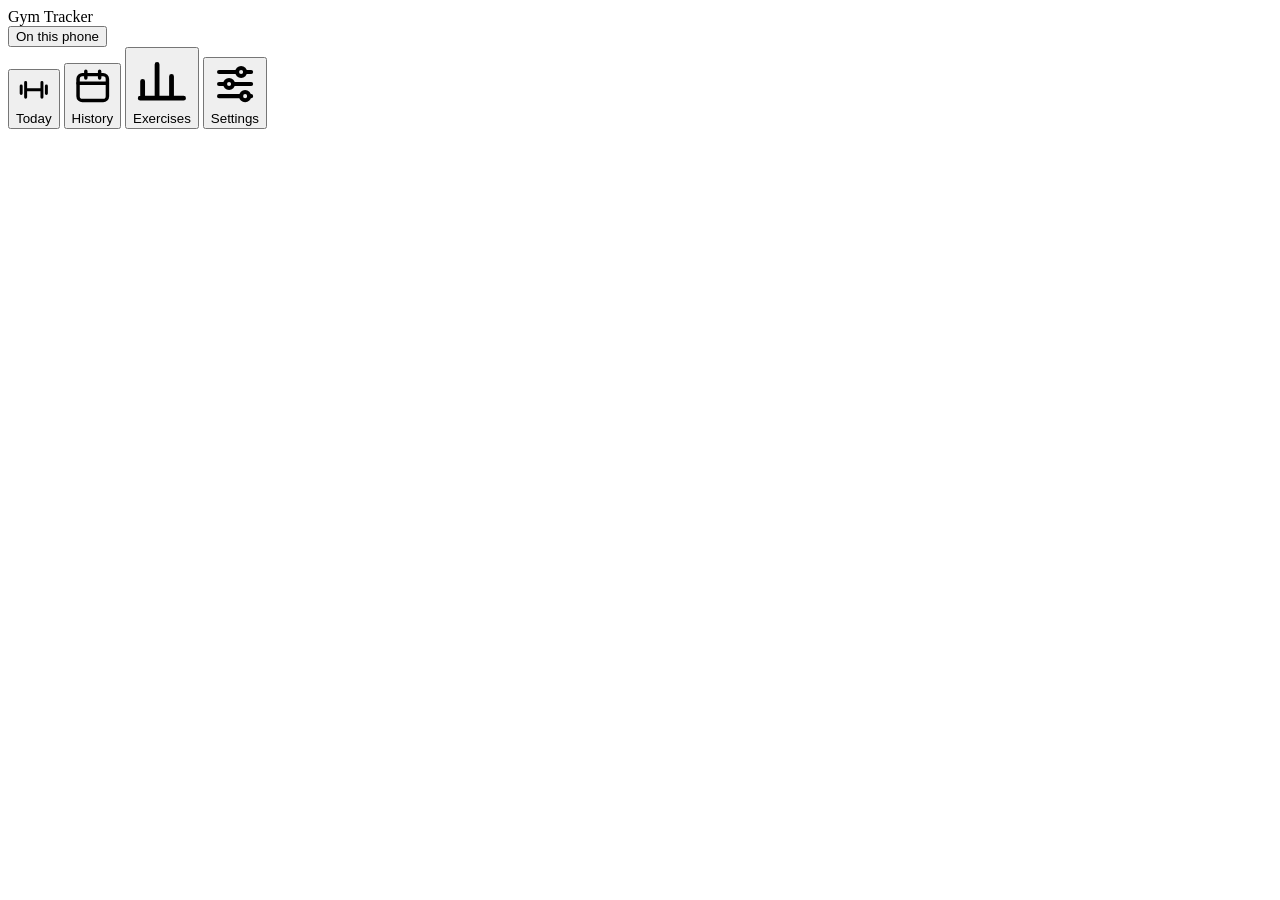
<file: source/src/shell.html>
<!DOCTYPE html>
<html lang="en">
<head>
<meta charset="utf-8">
<meta name="viewport" content="width=device-width, initial-scale=1">
<title>Gym Tracker</title>
<!--__HEAD__-->
<link rel="preconnect" href="https://fonts.googleapis.com">
<link rel="preconnect" href="https://fonts.gstatic.com" crossorigin>
<link rel="stylesheet" href="https://fonts.googleapis.com/css2?family=Big+Shoulders+Display:wght@600;700;800&display=swap">
<link rel="stylesheet" href="https://fonts.googleapis.com/css2?family=Barlow+Condensed:wght@600;700;800&display=swap">
<link rel="stylesheet" href="https://fonts.googleapis.com/css2?family=Atkinson+Hyperlegible:wght@400;700&display=swap">
<style>
/*__CSS__*/
</style>
</head>
<body>
<header class="topbar">
  <div class="brand"><span class="brand-mark" aria-hidden="true"></span>Gym Tracker</div>
  <button class="sync" id="sync" data-act="go-data" data-s="local" aria-label="Sync status"><i></i><span id="sync-t">On this phone</span></button>
</header>
<main id="main"></main>
<nav class="nav" aria-label="Main">
  <button data-act="nav" data-tab="today" aria-current="page"><svg viewBox="0 0 24 24" fill="none" stroke="currentColor" stroke-width="2" stroke-linecap="round" aria-hidden="true"><path d="M6.5 7v10M3.5 9.5v5M17.5 7v10M20.5 9.5v5M6.5 12h11"/></svg><span id="nav-today-t">Today</span></button>
  <button data-act="nav" data-tab="history"><svg viewBox="0 0 24 24" fill="none" stroke="currentColor" stroke-width="2" stroke-linecap="round" aria-hidden="true"><rect x="3.5" y="5" width="17" height="15" rx="2.5"/><path d="M3.5 10h17M8 3v4M16 3v4"/></svg><span>History</span></button>
  <button data-act="nav" data-tab="exercises"><svg viewBox="0 0 24 24" fill="none" stroke="currentColor" stroke-width="2" stroke-linecap="round" aria-hidden="true"><path d="M4 20V13M10 20V6M16 20v-9M21 20H3"/></svg><span>Exercises</span></button>
  <button data-act="nav" data-tab="settings"><svg viewBox="0 0 24 24" fill="none" stroke="currentColor" stroke-width="2" stroke-linecap="round" aria-hidden="true"><path d="M4 6h9M17 6h3M4 12h3M11 12h9M4 18h11M19 18h1"/><circle cx="15" cy="6" r="2"/><circle cx="9" cy="12" r="2"/><circle cx="17" cy="18" r="2"/></svg><span>Settings</span></button>
</nav>
<div id="toast" class="toast" role="status" aria-live="polite" hidden></div>
<div id="dlg"></div>
<script>
/*__LOGIC__*/
</script>
<script>
/*__APP__*/
</script>
</body>
</html>
</file>
